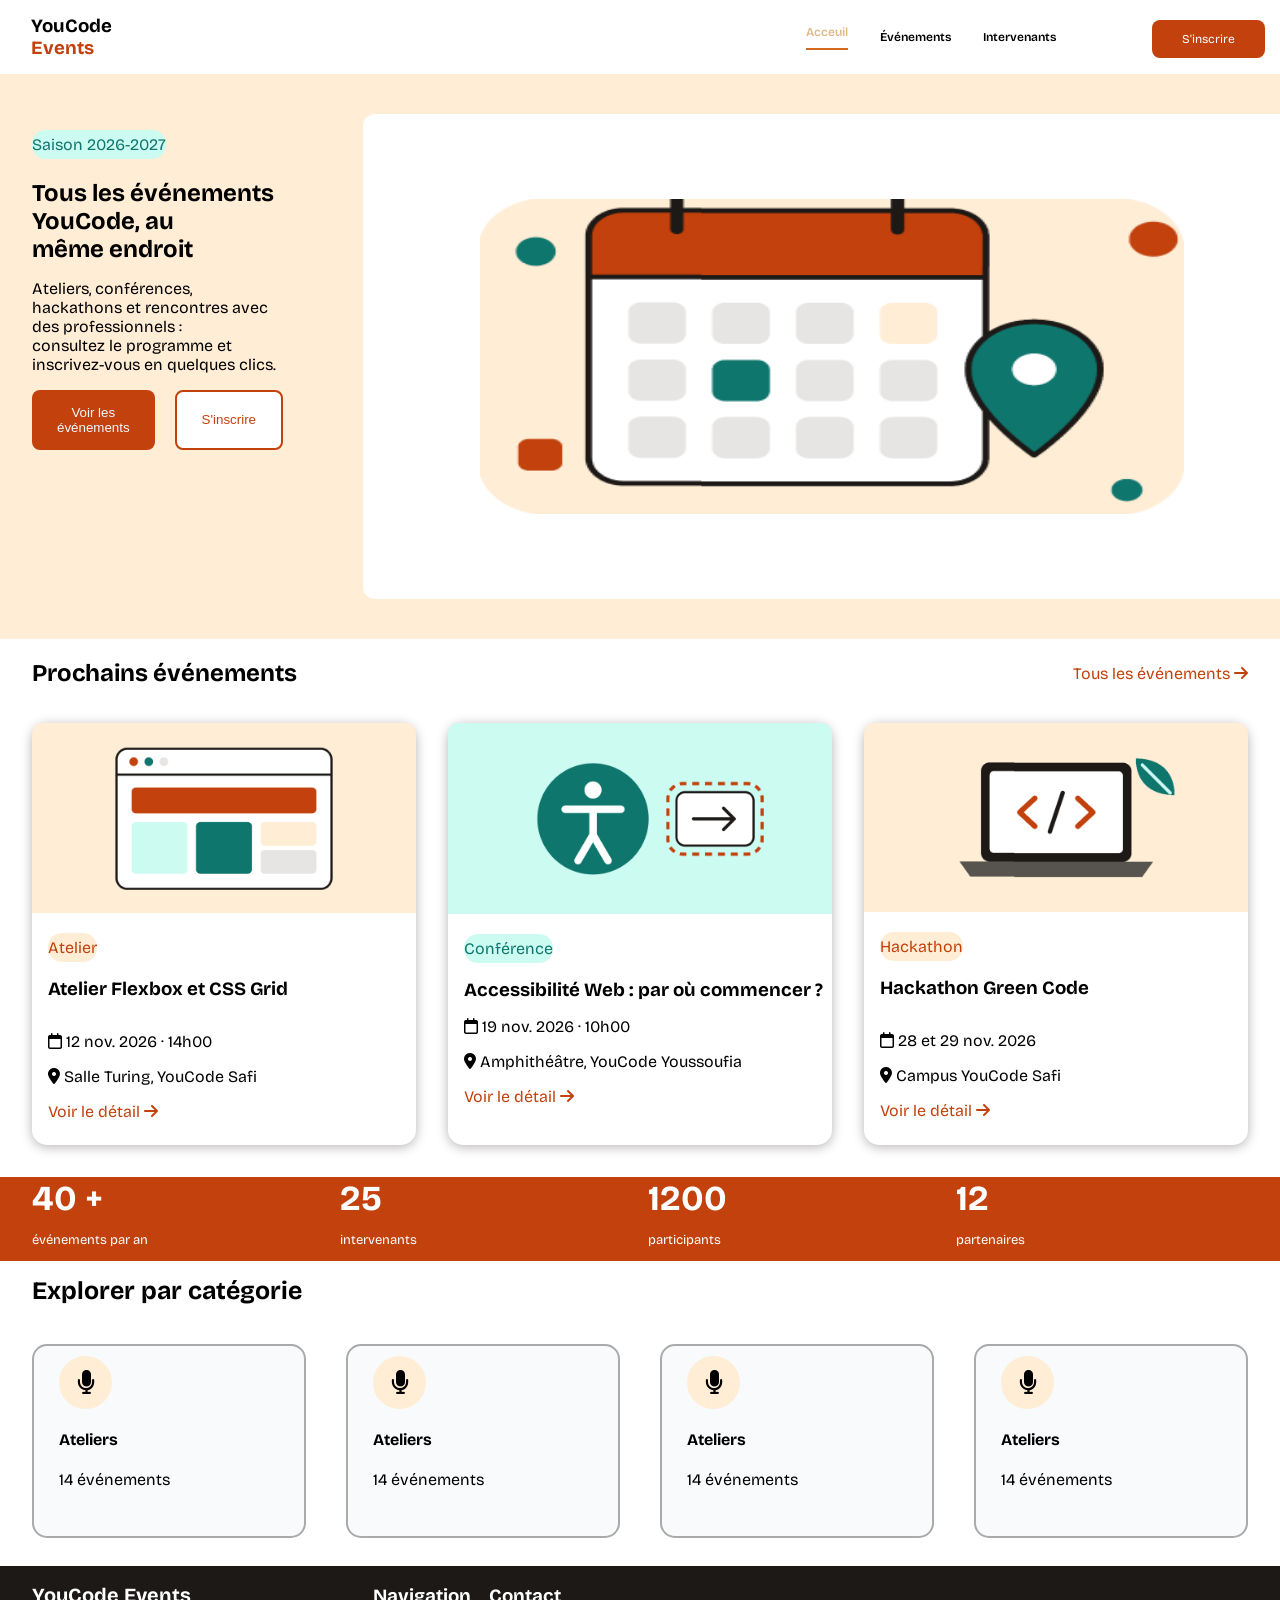
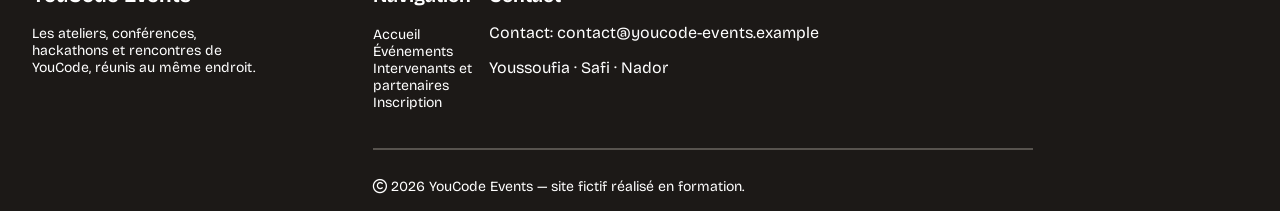
<file: index.html>
<!DOCTYPE html>
<html lang="en">

<head>
    <meta charset="UTF-8">
    <meta name="viewport" content="width=device-width, initial-scale=1.0">
    <link rel="stylesheet" href="https://cdnjs.cloudflare.com/ajax/libs/font-awesome/6.5.2/css/all.min.css">
    <link rel="stylesheet" href="css/style.css">
    <link rel="stylesheet" href="css/responsive.css">
    <title>Document</title>
    <link rel="preconnect" href="https://fonts.googleapis.com">
    <link rel="preconnect" href="https://fonts.gstatic.com" crossorigin>
    <link
        href="https://fonts.googleapis.com/css2?family=Bricolage+Grotesque:opsz,wght@12..96,200..800&family=Inter:ital,opsz,wght@0,14..32,100..900;1,14..32,100..900&display=swap"
        rel="stylesheet">
</head>

<body>


    <header class="header-index">
        <nav>
            <div class="idnex-fonctionaliter">
                <div class="menu_desk">
                    <div>
                        <h3 class="logo">YouCode <span class="logo-droit-haut"> Events</span></h3>
                    </div>

                    <div class="fonctionaliter">

                        <a style="color: burlywood; border-bottom:2px solid chocolate ;padding-bottom: 9px;"
                            href="index.html" class="first">Acceuil</a>
                        <a href="events.html">Événements</a>
                        <a href="Intervenants.html">Intervenants</a>
                        <div class="btn-header">
                            <a href="inscrire.html">S'inscrire</a>
                        </div>
                    </div>
                </div>
                <div class="mobile_menu">

                    <h3 class="logo">YouCode <span class="logo-droit-haut"> Events</span></h3>

                    <details>
                        <summary><i class="fa-solid fa-bars nav_icon"></i></summary>
                        <div class="fonctionaliter_mobile">
                            <h3 class="logo_nav">YouCode <span class="logo-droit-haut"> Events</span></h3>

                            <a style="color: burlywood !important; border-bottom:2px solid chocolate !important;padding-bottom: 9px;"
                                href="index.html" class="first">Acceuil</a>
                            <a href="events.html">Événements</a>
                            <a href="Intervenants.html">Intervenants</a>
                            <div class="btn-header">
                                <a href="inscrire.html">S'inscrire</a>
                            </div>
                        </div>
                    </details>
                </div>
            </div>

        </nav>
    </header>
    <main>
        <section>
            <div class="titre">
                <div class="titre-texet">
                    <p class="badge even">Saison 2026-2027</p>
                    <h1>Tous les événements YouCode, au <br> même endroit</h1>
                    <p>Ateliers, conférences, hackathons et rencontres avec des professionnels : <br> consultez le
                        programme
                        et
                        inscrivez-vous en quelques clics.</p>

                    <div class="tout-botton">
                        <button class="botun-1">Voir les événements</button>
                        <button class="botun-2">S'inscrire</button>
                    </div>

                </div>


                <div class="pic_container">
                    <img class="ajounda" src="assets/ajonda.png">
                </div>
            </div>

        </section>
        <section>


            <div class="prochains-evenment">
                <div>
                    <h2 class="index-h2">Prochains événements</h2>

                </div>
                <div>
                    <a href="events.html" class="link">Tous les événements <i class="fa-solid fa-arrow-right"></i></a>

                </div>
            </div>
            <div class="section-1">
                <div class="card">
                    <div>
                        <img src="assets/atelier.png">
                    </div>
                    <div class="info">
                        <p class="badge">Atelier</p>
                        <h3>Atelier Flexbox et CSS Grid</h3>
                        <p><i class="fa-regular fa-calendar"></i> 12 nov. 2026 · 14h00</p>
                        <p> <i class="fa-solid fa-location-dot"></i> Salle Turing, YouCode Safi</p>
                        <a href="details.html" class="pointer">Voir le détail <i
                                class="fa-solid fa-arrow-right"></i></a>
                    </div>

                </div>
                <div class="card">
                    <div>
                        <img src="assets/accessibiliter.png">
                    </div>
                    <div class="info">
                        <p class="badge even">Conférence</p>
                        <h3>Accessibilité Web : par où commencer ?</h3>
                        <p><i class="fa-regular fa-calendar"></i> 19 nov. 2026 · 10h00</p>
                        <p> <i class="fa-solid fa-location-dot"></i> Amphithéâtre, YouCode Youssoufia</p>
                        <a href="#" class="pointer">Voir le détail <i class="fa-solid fa-arrow-right"></i></a>
                    </div>

                </div>
                <div class="card">
                    <div>
                        <img src="assets/laptop.png">
                    </div>
                    <div class="info">
                        <p class="badge">Hackathon</p>
                        <h3>Hackathon Green Code</h3>
                        <p><i class="fa-regular fa-calendar"></i> 28 et 29 nov. 2026</p>
                        <p> <i class="fa-solid fa-location-dot"></i> Campus YouCode Safi</p>
                        <a href="#" class="pointer">Voir le détail <i class="fa-solid fa-arrow-right"></i></a>
                    </div>

                </div>
            </div>

        </section>
        <section class="oran">
            <div class="statistique">
                <div class="statistique-N">
                    <h3>40 + </h3>
                    <p>événements par an</p>
                </div>
                <div class="statistique-N">
                    <h3>25</h3>
                    <p>intervenants</p>
                </div>
                <div class="statistique-N">
                    <h3>1200</h3>
                    <p>participants</p>
                </div>
                <div class="statistique-N">
                    <h3>12 </h3>
                    <p>partenaires</p>
                </div>
            </div>
        </section>
        <section>
            <div class="texet-category">
                <h3>Explorer par catégorie</h3>
            </div>
            <br>
            <br>
            <div class="tout-category">
                <div class="category">


                    <div class="icone"><i class="fa-solid fa-microphone"></i> </div>
                    <div class="texet-sous-icone">
                        <h4>Ateliers</h4>
                        <P>14 événements</P>
                    </div>

                </div>
                <div class="category">


                    <div class="icone"><i class="fa-solid fa-microphone"></i> </div>
                    <div class="texet-sous-icone">
                        <h4>Ateliers</h4>
                        <P>14 événements</P>
                    </div>

                </div>
                <div class="category">


                    <div class="icone"><i class="fa-solid fa-microphone"></i> </div>
                    <div class="texet-sous-icone">
                        <h4>Ateliers</h4>
                        <P>14 événements</P>
                    </div>

                </div>
                <div class="category">


                    <div class="icone"><i class="fa-solid fa-microphone"></i> </div>
                    <div class="texet-sous-icone">
                        <h4>Ateliers</h4>
                        <P>14 événements</P>
                    </div>

                </div>
            </div>


        </section>
    </main>


    <footer>
        <div class="container">
            <div class="text">
                <h2>YouCode Events</h2>
                <p>Les ateliers, conférences,<br> hackathons et rencontres de<br> YouCode, réunis au même endroit.</p>
            </div>
            <div class="box2">
                <div class="navig">
                    <br>
                    <h3>Navigation</h3>
                    <br>
                    <nav class="nav_footer">
                        <a href="index.html">Accueil</a>
                        <a href="events.html">Événements</a>
                        <a href="Intervenants.html">Intervenants et partenaires</a>
                        <a href="inscrire.html">Inscription</a>
                    </nav>
                </div>
                <div class="contact">
                    <br>
                    <h3>Contact</h3>
                    <p>Contact: <a href="mailto:contact@youcode.com">contact@youcode-events.example</a></p>
                    <p>Youssoufia · Safi · Nador</p>
                </div>

                <p class="line"></p>
                <br>
                <p class="copy"><i class="fa-regular fa-copyright"></i> 2026 YouCode Events — site fictif réalisé en
                    formation.</p>
            </div>
    </footer>
</body>

</html>
</file>
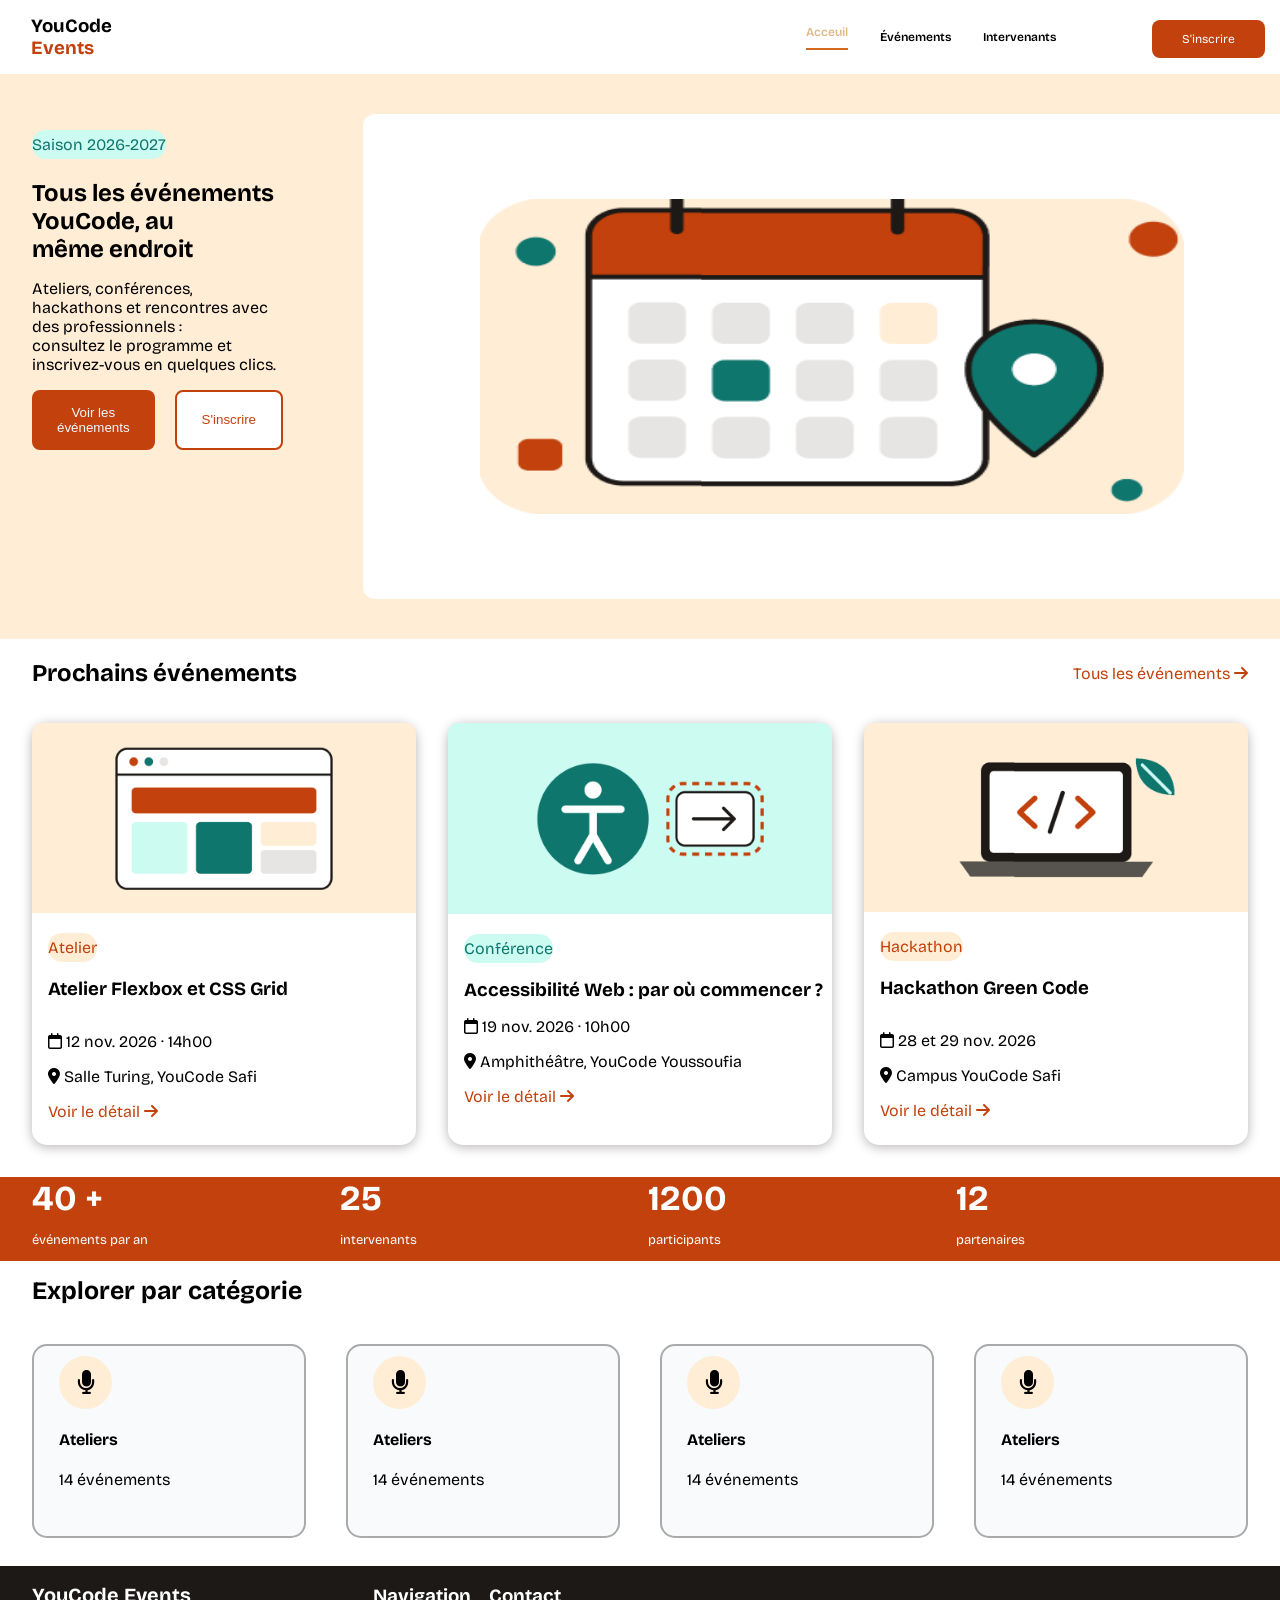
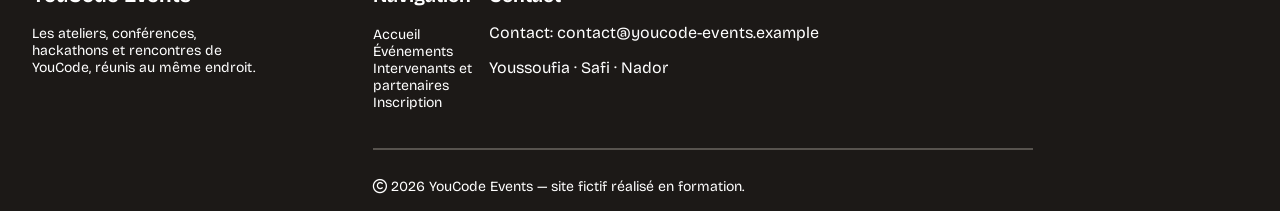
<file: html/index.html>
<!DOCTYPE html>
<html lang="en">

<head>
    <meta charset="UTF-8">
    <meta name="viewport" content="width=device-width, initial-scale=1.0">
    <link rel="stylesheet" href="https://cdnjs.cloudflare.com/ajax/libs/font-awesome/6.5.2/css/all.min.css">
    <link rel="stylesheet" href="/css/style.css">
    <link rel="stylesheet" href="/css/responsive.css">
    <title>Document</title>
    <link rel="preconnect" href="https://fonts.googleapis.com">
    <link rel="preconnect" href="https://fonts.gstatic.com" crossorigin>
    <link
        href="https://fonts.googleapis.com/css2?family=Bricolage+Grotesque:opsz,wght@12..96,200..800&family=Inter:ital,opsz,wght@0,14..32,100..900;1,14..32,100..900&display=swap"
        rel="stylesheet">
</head>

<body>


    <header class="header-index">
        <nav>
            <div class="idnex-fonctionaliter">
                <div class="menu_desk">
                    <div>
                        <h3 class="logo">YouCode <span class="logo-droit-haut"> Events</span></h3>
                    </div>

                    <div class="fonctionaliter">

                        <a style="color: burlywood; border-bottom:2px solid chocolate ;padding-bottom: 9px;"
                            href="index.html" class="first">Acceuil</a>
                        <a href="events.html">Événements</a>
                        <a href="Intervenants.html">Intervenants</a>
                        <div class="btn-header">
                            <a href="inscrire.html">S'inscrire</a>
                        </div>
                    </div>
                </div>
                <div class="mobile_menu">

                    <h3 class="logo">YouCode <span class="logo-droit-haut"> Events</span></h3>

                    <details>
                        <summary><i class="fa-solid fa-bars nav_icon"></i></summary>
                        <div class="fonctionaliter_mobile">
                            <h3 class="logo_nav">YouCode <span class="logo-droit-haut"> Events</span></h3>

                            <a style="color: burlywood !important; border-bottom:2px solid chocolate !important;padding-bottom: 9px;"
                                href="index.html" class="first">Acceuil</a>
                            <a href="events.html">Événements</a>
                            <a href="Intervenants.html">Intervenants</a>
                            <div class="btn-header">
                                <a href="inscrire.html">S'inscrire</a>
                            </div>
                        </div>
                    </details>
                </div>
            </div>

        </nav>
    </header>
    <main>
        <section>
            <div class="titre">
                <div class="titre-texet">
                    <p class="badge even">Saison 2026-2027</p>
                    <h1>Tous les événements YouCode, au <br> même endroit</h1>
                    <p>Ateliers, conférences, hackathons et rencontres avec des professionnels : <br> consultez le
                        programme
                        et
                        inscrivez-vous en quelques clics.</p>

                    <div class="tout-botton">
                        <button class="botun-1">Voir les événements</button>
                        <button class="botun-2">S'inscrire</button>
                    </div>

                </div>


                <div class="pic_container">
                    <img class="ajounda" src="/assets/ajonda.png">
                </div>
            </div>

        </section>
        <section>


            <div class="prochains-evenment">
                <div>
                    <h2 class="index-h2">Prochains événements</h2>

                </div>
                <div>
                    <a href="events.html" class="link">Tous les événements <i class="fa-solid fa-arrow-right"></i></a>

                </div>
            </div>
            <div class="section-1">
                <div class="card">
                    <div>
                        <img src="/assets/atelier.png">
                    </div>
                    <div class="info">
                        <p class="badge">Atelier</p>
                        <h3>Atelier Flexbox et CSS Grid</h3>
                        <p><i class="fa-regular fa-calendar"></i> 12 nov. 2026 · 14h00</p>
                        <p> <i class="fa-solid fa-location-dot"></i> Salle Turing, YouCode Safi</p>
                        <a href="details.html" class="pointer">Voir le détail <i
                                class="fa-solid fa-arrow-right"></i></a>
                    </div>

                </div>
                <div class="card">
                    <div>
                        <img src="/assets/accessibiliter.png">
                    </div>
                    <div class="info">
                        <p class="badge even">Conférence</p>
                        <h3>Accessibilité Web : par où commencer ?</h3>
                        <p><i class="fa-regular fa-calendar"></i> 19 nov. 2026 · 10h00</p>
                        <p> <i class="fa-solid fa-location-dot"></i> Amphithéâtre, YouCode Youssoufia</p>
                        <a href="#" class="pointer">Voir le détail <i class="fa-solid fa-arrow-right"></i></a>
                    </div>

                </div>
                <div class="card">
                    <div>
                        <img src="/assets/laptop.png">
                    </div>
                    <div class="info">
                        <p class="badge">Hackathon</p>
                        <h3>Hackathon Green Code</h3>
                        <p><i class="fa-regular fa-calendar"></i> 28 et 29 nov. 2026</p>
                        <p> <i class="fa-solid fa-location-dot"></i> Campus YouCode Safi</p>
                        <a href="#" class="pointer">Voir le détail <i class="fa-solid fa-arrow-right"></i></a>
                    </div>

                </div>
            </div>

        </section>
        <section class="oran">
            <div class="statistique">
                <div class="statistique-N">
                    <h3>40 + </h3>
                    <p>événements par an</p>
                </div>
                <div class="statistique-N">
                    <h3>25</h3>
                    <p>intervenants</p>
                </div>
                <div class="statistique-N">
                    <h3>1200</h3>
                    <p>participants</p>
                </div>
                <div class="statistique-N">
                    <h3>12 </h3>
                    <p>partenaires</p>
                </div>
            </div>
        </section>
        <section>
            <div class="texet-category">
                <h3>Explorer par catégorie</h3>
            </div>
            <br>
            <br>
            <div class="tout-category">
                <div class="category">


                    <div class="icone"><i class="fa-solid fa-microphone"></i> </div>
                    <div class="texet-sous-icone">
                        <h4>Ateliers</h4>
                        <P>14 événements</P>
                    </div>

                </div>
                <div class="category">


                    <div class="icone"><i class="fa-solid fa-microphone"></i> </div>
                    <div class="texet-sous-icone">
                        <h4>Ateliers</h4>
                        <P>14 événements</P>
                    </div>

                </div>
                <div class="category">


                    <div class="icone"><i class="fa-solid fa-microphone"></i> </div>
                    <div class="texet-sous-icone">
                        <h4>Ateliers</h4>
                        <P>14 événements</P>
                    </div>

                </div>
                <div class="category">


                    <div class="icone"><i class="fa-solid fa-microphone"></i> </div>
                    <div class="texet-sous-icone">
                        <h4>Ateliers</h4>
                        <P>14 événements</P>
                    </div>

                </div>
            </div>


        </section>
    </main>


    <footer>
        <div class="container">
            <div class="text">
                <h2>YouCode Events</h2>
                <p>Les ateliers, conférences,<br> hackathons et rencontres de<br> YouCode, réunis au même endroit.</p>
            </div>
            <div class="box2">
                <div class="navig">
                    <br>
                    <h3>Navigation</h3>
                    <br>
                    <nav class="nav_footer">
                        <a href="index.html">Accueil</a>
                        <a href="events.html">Événements</a>
                        <a href="Intervenants.html">Intervenants et partenaires</a>
                        <a href="inscrire.html">Inscription</a>
                    </nav>
                </div>
                <div class="contact">
                    <br>
                    <h3>Contact</h3>
                    <p>Contact: <a href="mailto:contact@youcode.com">contact@youcode-events.example</a></p>
                    <p>Youssoufia · Safi · Nador</p>
                </div>

                <p class="line"></p>
                <br>
                <p class="copy"><i class="fa-regular fa-copyright"></i> 2026 YouCode Events — site fictif réalisé en
                    formation.</p>
            </div>
    </footer>
</body>

</html>
</file>
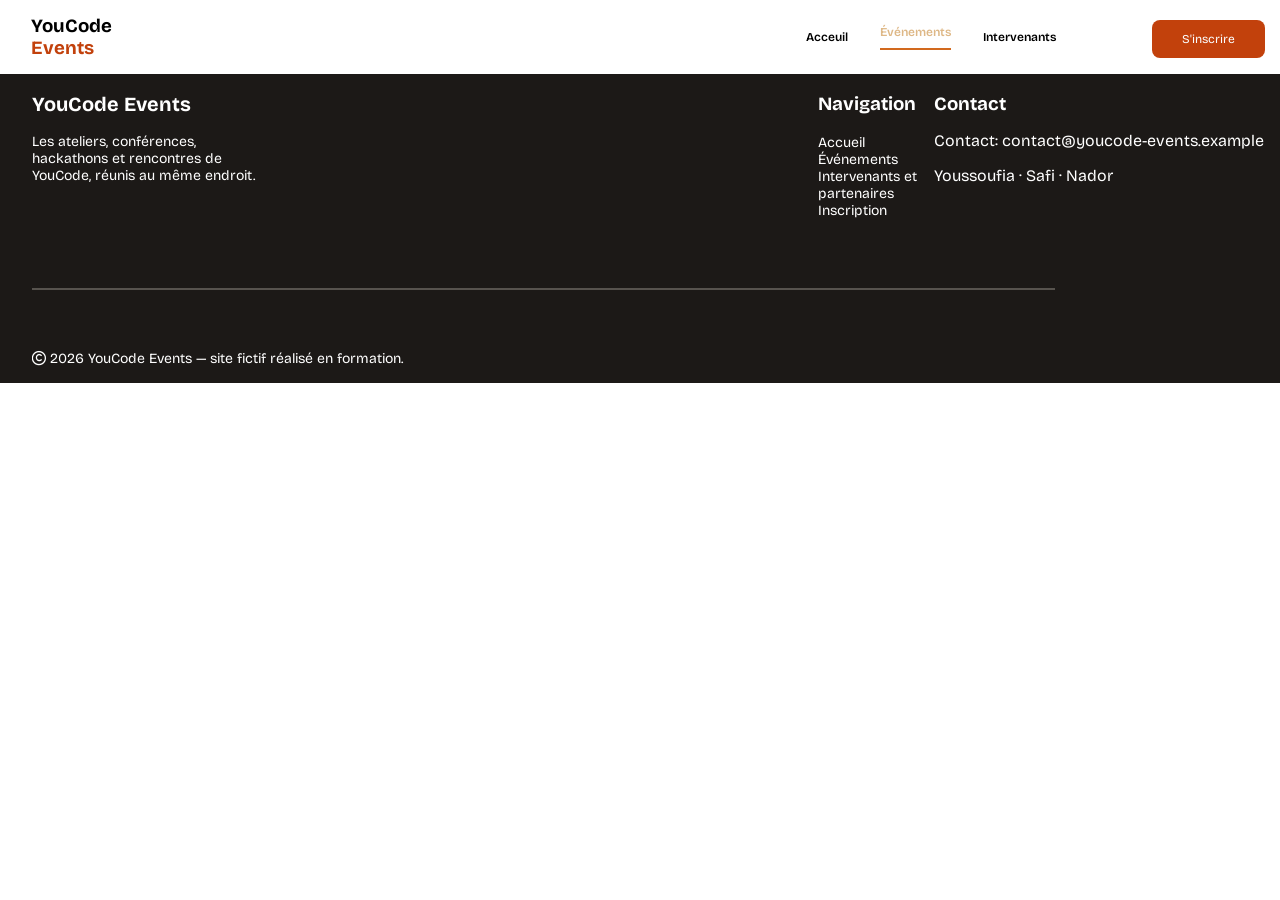
<file: details.html>
<!DOCTYPE html>
<html lang="en">

<head>
    <meta charset="UTF-8">
    <meta name="viewport" content="width=device-width, initial-scale=1.0">
    <link rel="stylesheet" href="https://cdnjs.cloudflare.com/ajax/libs/font-awesome/6.5.2/css/all.min.css">
    <link rel="stylesheet" href="css/style.css">
    <link rel="stylesheet" href="css/responsive.css">
    <title>Document</title>
    <link rel="preconnect" href="https://fonts.googleapis.com">
    <link rel="preconnect" href="https://fonts.gstatic.com" crossorigin>
    <link
        href="https://fonts.googleapis.com/css2?family=Bricolage+Grotesque:opsz,wght@12..96,200..800&family=Inter:ital,opsz,wght@0,14..32,100..900;1,14..32,100..900&display=swap"
        rel="stylesheet">
</head>

<body>

    <header class="header-index">
        <nav>
            <div class="idnex-fonctionaliter">
                <div class="menu_desk">
                    <div>
                        <h3 class="logo">YouCode <span class="logo-droit-haut"> Events</span></h3>
                    </div>

                    <div class="fonctionaliter">

                        <a href="index.html" class="first">Acceuil</a>
                        <a style="color: burlywood; border-bottom:2px solid chocolate ;padding-bottom: 9px;"
                            href="events.html">Événements</a>
                        <a href="Intervenants.html">Intervenants</a>
                        <div class="btn-header">
                            <a href="inscrire.html">S'inscrire</a>
                        </div>
                    </div>
                </div>
                <div class="mobile_menu">

                    <h3 class="logo">YouCode <span class="logo-droit-haut"> Events</span></h3>

                    <details>
                        <summary><i class="fa-solid fa-bars nav_icon"></i></summary>
                        <div class="fonctionaliter_mobile">
                            <h3 class="logo_nav">YouCode <span class="logo-droit-haut"> Events</span></h3>

                            <a class="first">Acceuil</a>
                            <a style="color: burlywood  !important; border-bottom :2px solid chocolate  !important;padding-bottom: 9px;"
                                href="index.html" href="events.html">Événements</a>
                            <a href="Intervenants.html">Intervenants</a>
                            <div class="btn-header">
                                <a href="inscrire.html">S'inscrire</a>
                            </div>
                        </div>
                    </details>
                </div>
            </div>

        </nav>
    </header>


    <footer>
        <div class="container">
            <div class="text">
                <h2>YouCode Events</h2>
                <p>Les ateliers, conférences,<br> hackathons et rencontres de<br> YouCode, réunis au même endroit.</p>

            </div>
            <div class="box2">
                <div class="navig">
                    <br>
                    <h3>Navigation</h3>
                    <br>
                    <nav class="nav_footer">
                        <a href="index.html">Accueil</a>
                        <a href="events.html">Événements</a>
                        <a href="Intervenants.html">Intervenants et partenaires</a>
                        <a href="inscrire.html">Inscription</a>
                    </nav>
                </div>
                <div class="contact">
                    <br>
                    <h3>Contact</h3>
                    <p>Contact: <a href="mailto:contact@youcode.com">contact@youcode-events.example</a></p>
                    <p>Youssoufia · Safi · Nador</p>
                </div>
            </div>

            <p class="line"></p>
            <br>
            <p class="copy"><i class="fa-regular fa-copyright"></i> 2026 YouCode Events — site fictif réalisé en
                formation.</p>
        </div>
    </footer>
</body>
</html>
</file>
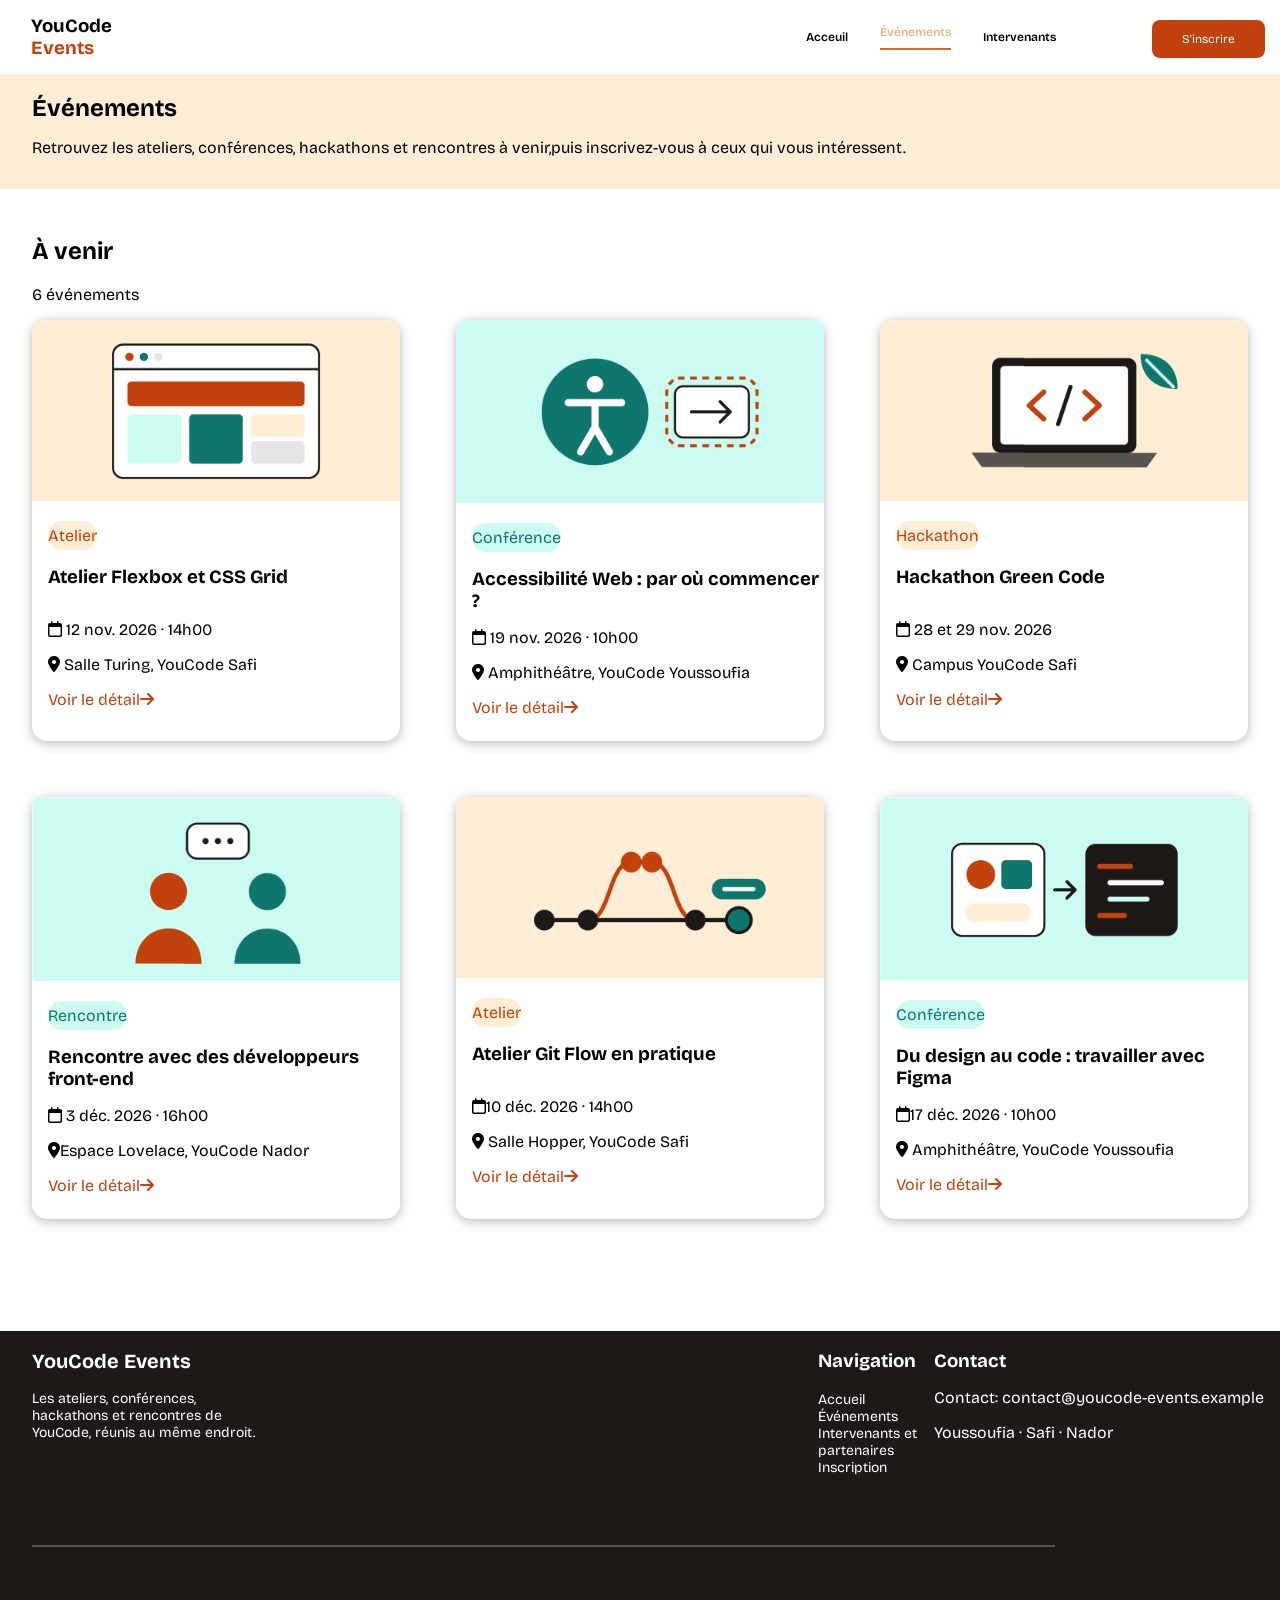
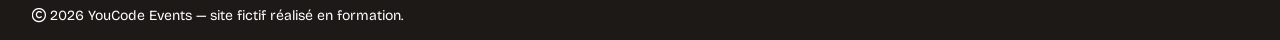
<file: events.html>
<!DOCTYPE html>
<html lang="en">

<head>
    <meta charset="UTF-8">
    <meta name="viewport" content="width=device-width, initial-scale=1.0">
    <link rel="stylesheet" href="https://cdnjs.cloudflare.com/ajax/libs/font-awesome/6.5.2/css/all.min.css">
    <link rel="stylesheet" href="css/style.css">
    <link rel="stylesheet" href="css/responsive.css">
    <title>Document</title>
    <link rel="preconnect" href="https://fonts.googleapis.com">
    <link rel="preconnect" href="https://fonts.gstatic.com" crossorigin>
    <link
        href="https://fonts.googleapis.com/css2?family=Bricolage+Grotesque:opsz,wght@12..96,200..800&family=Inter:ital,opsz,wght@0,14..32,100..900;1,14..32,100..900&display=swap"
        rel="stylesheet">
</head>

<body>

    <header class="header-index">
        <nav>
            <div class="idnex-fonctionaliter">
                <div class="menu_desk">
                    <div>
                        <h3 class="logo">YouCode <span class="logo-droit-haut"> Events</span></h3>
                    </div>

                    <div class="fonctionaliter">

                        <a href="index.html" class="first">Acceuil</a>
                        <a style="color: burlywood; border-bottom:2px solid chocolate ;padding-bottom: 9px;"
                            href="events.html">Événements</a>
                        <a href="Intervenants.html">Intervenants</a>
                        <div class="btn-header">
                            <a href="inscrire.html">S'inscrire</a>
                        </div>
                    </div>
                </div>
                <div class="mobile_menu">

                    <h3 class="logo">YouCode <span class="logo-droit-haut"> Events</span></h3>

                    <details>
                        <summary><i class="fa-solid fa-bars nav_icon"></i></summary>
                        <div class="fonctionaliter_mobile">
                            <h3 class="logo_nav">YouCode <span class="logo-droit-haut"> Events</span></h3>

                            <a href="index.html" class="first">Acceuil</a>
                            <a style="color: burlywood  !important; border-bottom :2px solid chocolate  !important;padding-bottom: 9px;"
                                href="events.html">Événements</a>
                            <a href="Intervenants.html">Intervenants</a>
                            <div class="btn-header">
                                <a href="inscrire.html">S'inscrire</a>
                            </div>
                        </div>
                    </details>
                </div>
            </div>

        </nav>
    </header>
    <main>
        <section class="headline">
            <h1>Événements</h1>
            <p>Retrouvez les ateliers, conférences, hackathons et rencontres à venir,puis inscrivez-vous à ceux qui vous
                intéressent.</p>
        </section>

        <section>
            <div class="title">
                <h2>À venir</h2>
                <p>6 événements </p>
            </div>
            <div class="contain">
                <div class="card">
                    <div>
                        <img src="assets/atelier.png">
                    </div>
                    <div class="info">
                        <p class="badge">Atelier</p>
                        <h3>Atelier Flexbox et CSS Grid</h3>
                        <p><i class="fa-regular fa-calendar"></i> 12 nov. 2026 · 14h00</p>
                        <p> <i class="fa-solid fa-location-dot"></i> Salle Turing, YouCode Safi</p>
                        <a href="details.html" class="pointer">Voir le détail<i class="fa-solid fa-arrow-right"></i></a>
                    </div>

                </div>
                <div class="card">
                    <div>
                        <img src="assets/accessibiliter.png">
                    </div>
                    <div class="info">
                        <p class="badge even">Conférence</p>
                        <h3>Accessibilité Web : par où commencer ?</h3>
                        <p><i class="fa-regular fa-calendar"></i> 19 nov. 2026 · 10h00</p>
                        <p> <i class="fa-solid fa-location-dot"></i> Amphithéâtre, YouCode Youssoufia</p>
                        <a href="#" class="pointer">Voir le détail<i class="fa-solid fa-arrow-right"></i></a>
                    </div>

                </div>
                <div class="card">
                    <div>
                        <img src="assets/laptop.png">
                    </div>
                    <div class="info">
                        <p class="badge">Hackathon</p>
                        <h3>Hackathon Green Code</h3>
                        <p><i class="fa-regular fa-calendar"></i> 28 et 29 nov. 2026</p>
                        <p> <i class="fa-solid fa-location-dot"></i> Campus YouCode Safi</p>
                        <a href="#" class="pointer">Voir le détail<i class="fa-solid fa-arrow-right"></i></a>
                    </div>

                </div>
                <div class="card">
                    <div>
                        <img src="assets/bnadm.png">
                    </div>
                    <div class="info">
                        <p class="badge even">Rencontre</p>
                        <h3>Rencontre avec des développeurs front-end</h3>
                        <p><i class="fa-regular fa-calendar"></i> 3 déc. 2026 · 16h00</p>
                        <p> <i class="fa-solid fa-location-dot"></i>Espace Lovelace, YouCode Nador</p>
                        <a href="#" class="pointer">Voir le détail<i class="fa-solid fa-arrow-right"></i></a>
                    </div>

                </div>
                <div class="card">
                    <div>
                        <img src="assets/branche.png">
                    </div>
                    <div class="info">
                        <p class="badge">Atelier</p>
                        <h3>Atelier Git Flow en pratique</h3>
                        <p><i class="fa-regular fa-calendar"></i>10 déc. 2026 · 14h00</p>
                        <p> <i class="fa-solid fa-location-dot"></i> Salle Hopper, YouCode Safi</p>
                        <a href="#" class="pointer">Voir le détail<i class="fa-solid fa-arrow-right"></i></a>
                    </div>

                </div>
                <div class="card">
                    <div>
                        <img src="assets/transforme.png">
                    </div>
                    <div class="info">
                        <p class="badge even">Conférence</p>
                        <h3>Du design au code : travailler avec Figma</h3>
                        <p><i class="fa-regular fa-calendar"></i>17 déc. 2026 · 10h00</p>
                        <p> <i class="fa-solid fa-location-dot"></i> Amphithéâtre, YouCode Youssoufia</p>
                        <a href="#" class="pointer">Voir le détail<i class="fa-solid fa-arrow-right"></i></a>
                    </div>

                </div>
            </div>

        </section>
    </main>

    <footer>
        <div class="container">
            <div class="text">
                <h2>YouCode Events</h2>
                <p>Les ateliers, conférences,<br> hackathons et rencontres de<br> YouCode, réunis au même endroit.</p>

            </div>
            <div class="box2">
                <div class="navig">
                    <br>
                    <h3>Navigation</h3>
                    <br>
                    <nav class="nav_footer">
                        <a href="index.html">Accueil</a>
                        <a href="events.html">Événements</a>
                        <a href="Intervenants.html">Intervenants et partenaires</a>
                        <a href="inscrire.html">Inscription</a>
                    </nav>
                </div>
                <div class="contact">
                    <br>
                    <h3>Contact</h3>
                    <p>Contact: <a href="mailto:contact@youcode.com">contact@youcode-events.example</a></p>
                    <p>Youssoufia · Safi · Nador</p>
                </div>
            </div>

            <p class="line"></p>
            <br>
            <p class="copy"><i class="fa-regular fa-copyright"></i> 2026 YouCode Events — site fictif réalisé en
                formation.</p>
        </div>
    </footer>
</body>

</html>
</file>
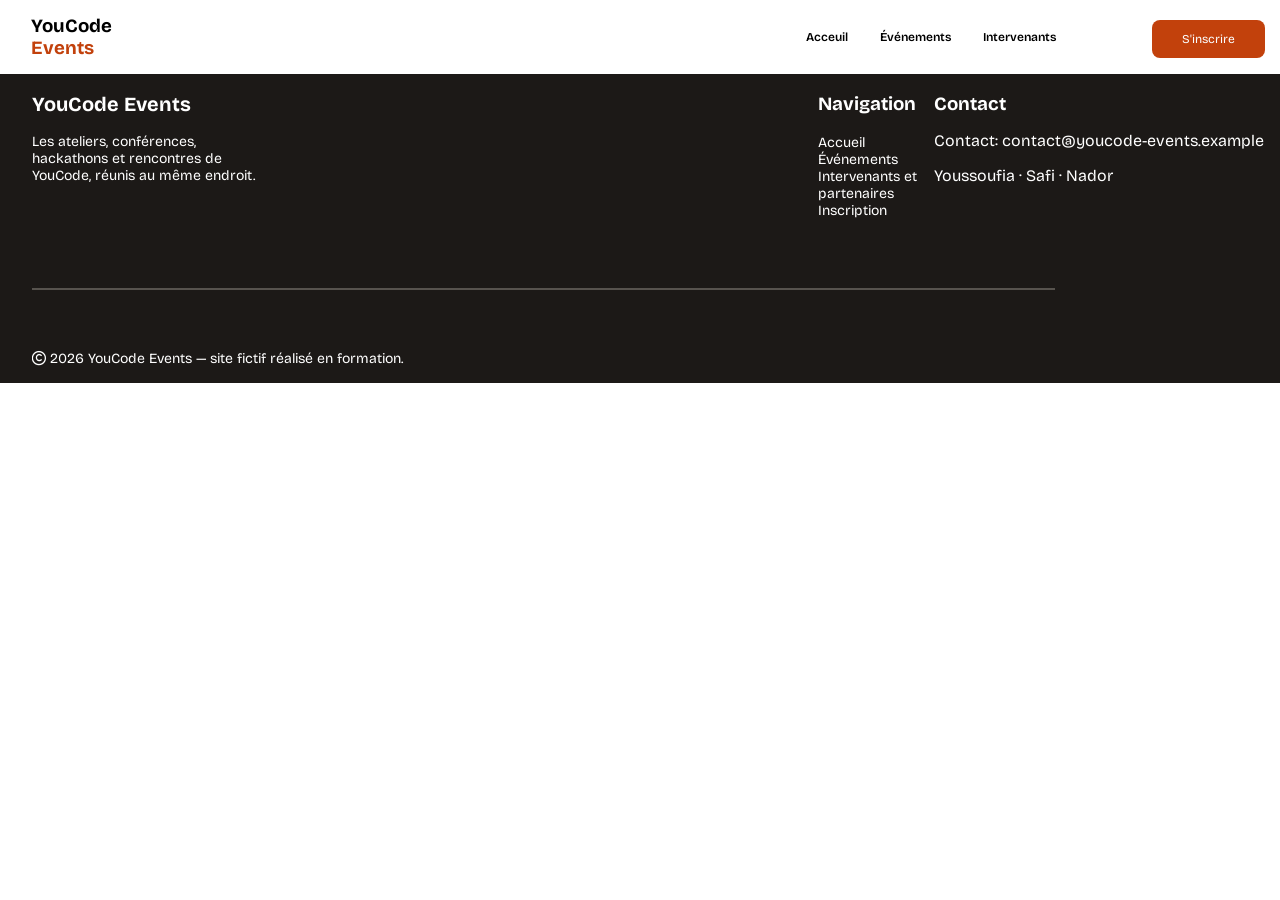
<file: inscrire.html>
<!DOCTYPE html>
<html lang="en">

<head>
    <meta charset="UTF-8">
    <meta name="viewport" content="width=device-width, initial-scale=1.0">
    <link rel="stylesheet" href="https://cdnjs.cloudflare.com/ajax/libs/font-awesome/6.5.2/css/all.min.css">
    <link rel="stylesheet" href="css/style.css">
    <link rel="stylesheet" href="css/responsive.css">
    <title>Document</title>
    <link rel="preconnect" href="https://fonts.googleapis.com">
    <link rel="preconnect" href="https://fonts.gstatic.com" crossorigin>
    <link
        href="https://fonts.googleapis.com/css2?family=Bricolage+Grotesque:opsz,wght@12..96,200..800&family=Inter:ital,opsz,wght@0,14..32,100..900;1,14..32,100..900&display=swap"
        rel="stylesheet">
</head>

<body>

    <header class="header-index">
        <nav>
            <div class="idnex-fonctionaliter">
                <div class="menu_desk">
                    <div>
                        <h3 class="logo">YouCode <span class="logo-droit-haut"> Events</span></h3>
                    </div>

                    <div class="fonctionaliter">

                        <a href="index.html" class="first">Acceuil</a>
                        <a href="events.html">Événements</a>
                        <a href="Intervenants.html">Intervenants</a>
                        <div class="btn-header">
                            <a href="inscrire.html">S'inscrire</a>
                        </div>
                    </div>
                </div>
                <div class="mobile_menu">

                    <h3 class="logo">YouCode <span class="logo-droit-haut"> Events</span></h3>

                    <details>
                        <summary><i class="fa-solid fa-bars nav_icon"></i></summary>
                        <div class="fonctionaliter_mobile">
                            <h3 class="logo_nav">YouCode <span class="logo-droit-haut"> Events</span></h3>

                            <a class="first">Acceuil</a>
                            <a href="events.html">Événements</a>
                            <a href="Intervenants.html">Intervenants</a>
                            <div class="btn-header">
                                <a href="inscrire.html">S'inscrire</a>
                            </div>
                        </div>
                    </details>
                </div>
            </div>

        </nav>
    </header>
    <footer>
        <div class="container">
            <div class="text">
                <h2>YouCode Events</h2>
                <p>Les ateliers, conférences,<br> hackathons et rencontres de<br> YouCode, réunis au même endroit.</p>
            </div>
            <div class="box2">
                <div class="navig">
                    <br>
                    <h3>Navigation</h3>
                    <br>
                    <nav class="nav_footer">
                        <a href="index.html">Accueil</a>
                        <a href="events.html">Événements</a>
                        <a href="Intervenants.html">Intervenants et partenaires</a>
                        <a href="inscrire.html">Inscription</a>
                    </nav>
                </div>
                <div class="contact">
                    <br>
                    <h3>Contact</h3>
                    <p>Contact: <a href="mailto:contact@youcode.com">contact@youcode-events.example</a></p>
                    <p>Youssoufia · Safi · Nador</p>
                </div>
            </div>

            <p class="line"></p>
            <br>
            <p class="copy"><i class="fa-regular fa-copyright"></i> 2026 YouCode Events — site fictif réalisé en
                formation.</p>
        </div>
    </footer>
</body>

</html>
</file>
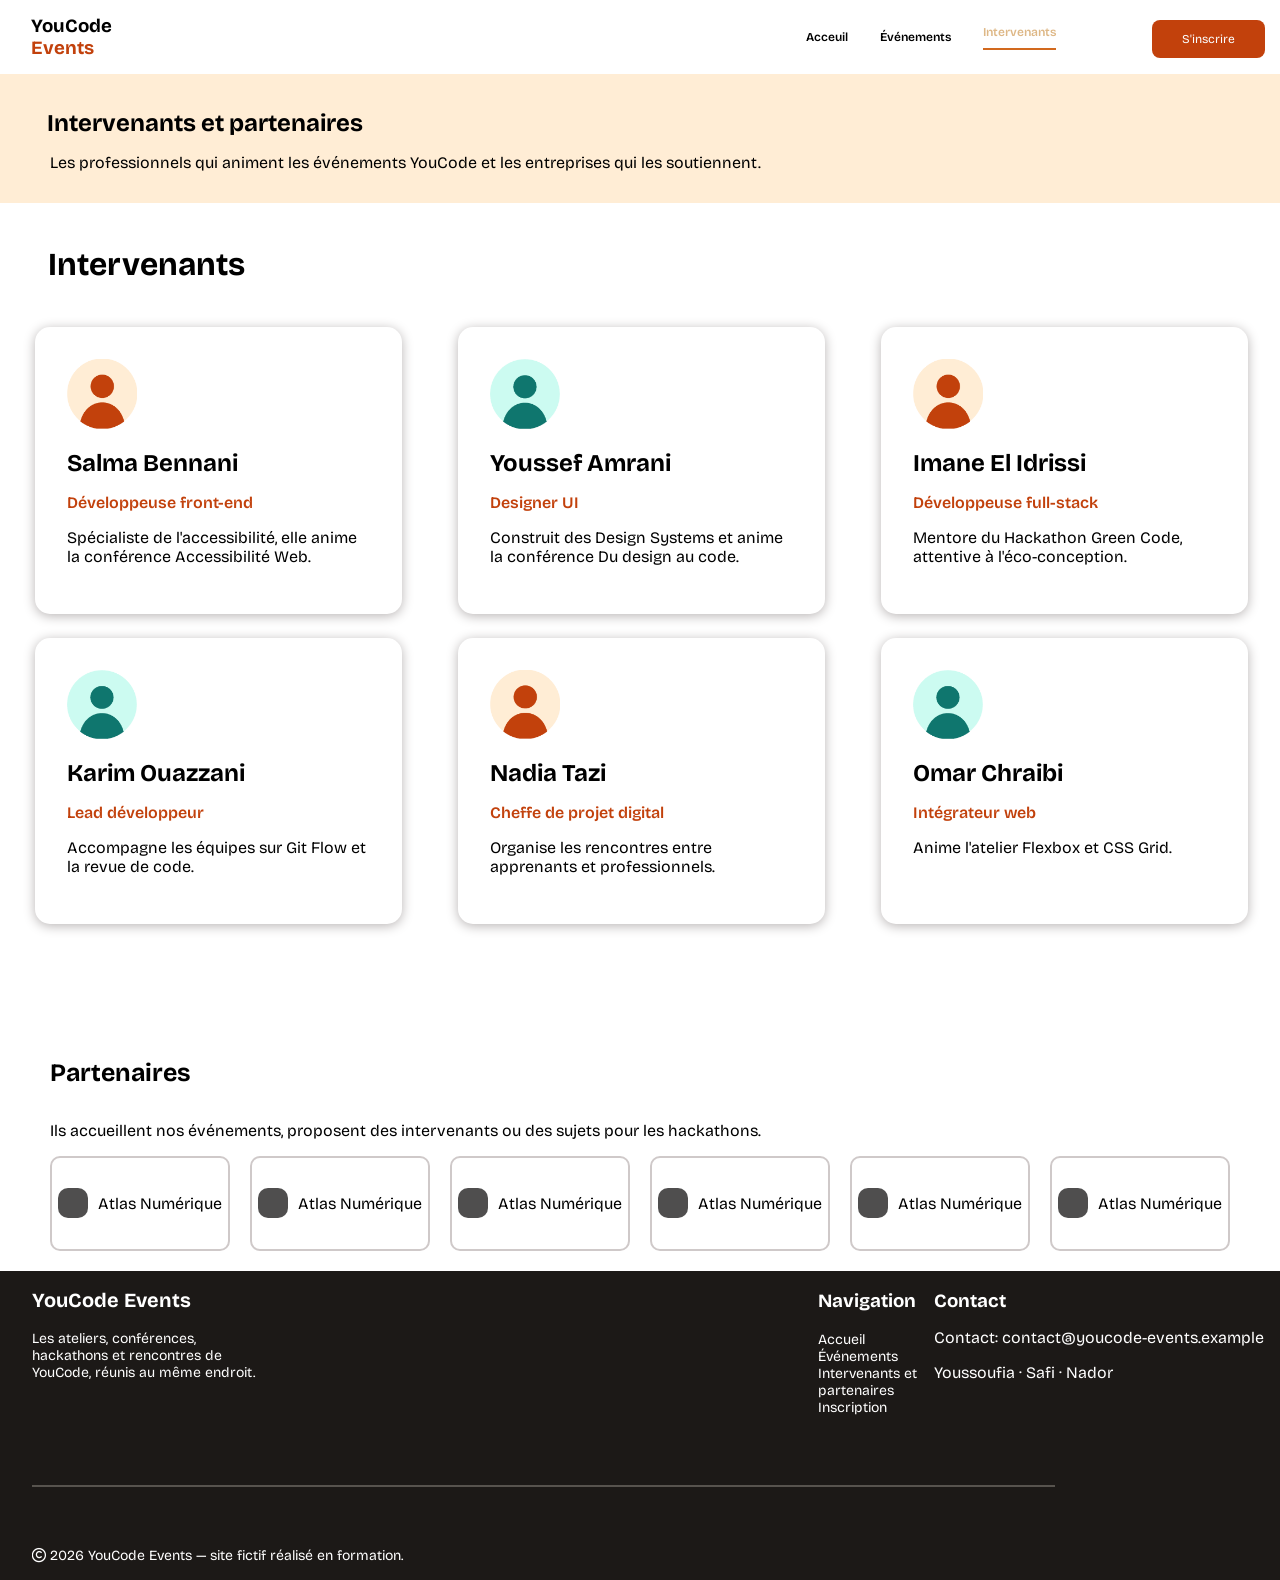
<file: Intervenants.html>
<!DOCTYPE html>
<html lang="en">

<head>
    <meta charset="UTF-8">
    <meta name="viewport" content="width=device-width, initial-scale=1.0">
    <link rel="stylesheet" href="https://cdnjs.cloudflare.com/ajax/libs/font-awesome/6.5.2/css/all.min.css">
    <link rel="stylesheet" href="css/style.css">
    <link rel="stylesheet" href="css/responsive.css">
    <title>Document</title>
    <link rel="preconnect" href="https://fonts.googleapis.com">
    <link rel="preconnect" href="https://fonts.gstatic.com" crossorigin>
    <link
        href="https://fonts.googleapis.com/css2?family=Bricolage+Grotesque:opsz,wght@12..96,200..800&family=Inter:ital,opsz,wght@0,14..32,100..900;1,14..32,100..900&display=swap"
        rel="stylesheet">
</head>

<body>

    <header class="header-index">
        <nav>
            <div class="idnex-fonctionaliter">
                <div class="menu_desk">
                    <div>
                        <h3 class="logo">YouCode <span class="logo-droit-haut"> Events</span></h3>
                    </div>

                    <div class="fonctionaliter">

                        <a href="index.html" class="first">Acceuil</a>
                        <a href="events.html">Événements</a>
                        <a style="color: burlywood; border-bottom:2px solid chocolate ;padding-bottom: 9px;"
                            href="Intervenants.html">Intervenants</a>
                        <div class="btn-header">
                            <a href="inscrire.html">S'inscrire</a>
                        </div>
                    </div>
                </div>
                <div class="mobile_menu">

                    <h3 class="logo">YouCode <span class="logo-droit-haut"> Events</span></h3>

                    <details>
                        <summary><i class="fa-solid fa-bars nav_icon"></i></summary>
                        <div class="fonctionaliter_mobile">
                            <h3 class="logo_nav">YouCode <span class="logo-droit-haut"> Events</span></h3>

                            <a href="index.html" class="first">Acceuil</a>
                            <a style="color: burlywood  !important; border-bottom :2px solid chocolate  !important;padding-bottom: 9px;"
                                href="events.html">Événements</a>
                            <a href="Intervenants.html">Intervenants</a>
                            <div class="btn-header">
                                <a href="inscrire.html">S'inscrire</a>
                            </div>
                        </div>
                    </details>
                </div>
            </div>
        </nav>
    </header>
    <main>
        <section>
            <div>
                <div class="intervenants">
                    <h1>Intervenants et partenaires</h1>
                    <p>Les professionnels qui animent les événements YouCode et les entreprises qui les soutiennent.</p>
                </div>
            </div>
        </section>
        <section>
            <div class="generale-intervenants">
                <h4>Intervenants</h4>
                <div class="touts-articls-intervents">
                    <div class="intervents-interieur">

                        <img src="assets\bnadm.red.png">

                        <div class="text-intervants">
                            <h3>Salma Bennani</h3>
                            <p class="son-metier">Développeuse front-end</p>
                            <p>Spécialiste de l'accessibilité, elle anime la conférence Accessibilité Web.</p>
                        </div>
                    </div>
                    <div class="intervents-interieur">

                        <img src="assets/bnadm.bleu.png">

                        <div class="text-intervants">
                            <h3>Youssef Amrani</h3>
                            <p class="son-metier"> Designer UI</p>
                            <p> Construit des Design Systems et anime la conférence Du design au code.</p>
                        </div>
                    </div>
                    <div class="intervents-interieur">

                        <img src="assets/bnadm.red.png">

                        <div class="text-intervants">
                            <h3>Imane El Idrissi</h3>
                            <p class="son-metier">Développeuse full-stack</p>
                            <p>Mentore du Hackathon Green Code, attentive à l'éco-conception.</p>
                        </div>
                    </div>
                    <div class="intervents-interieur">

                        <img src="assets/bnadm.bleu.png">

                        <div class="text-intervants">
                            <h3>Karim Ouazzani</h3>
                            <p class="son-metier">Lead développeur</p>
                            <p>Accompagne les équipes sur Git Flow et la revue de code.</p>
                        </div>
                    </div>
                    <div class="intervents-interieur">

                        <img src="assets\bnadm.red.png">

                        <div class="text-intervants">
                            <h3>Nadia Tazi</h3>
                            <p class="son-metier">Cheffe de projet digital</p>
                            <p>Organise les rencontres entre apprenants et professionnels.</p>
                        </div>
                    </div>
                    <div class="intervents-interieur">

                        <img src="assets/bnadm.bleu.png">

                        <div class="text-intervants">
                            <h3>Omar Chraibi</h3>
                            <p class="son-metier">Intégrateur web</p>
                            <p>Anime l'atelier Flexbox et CSS Grid.</p>
                        </div>
                    </div>

                </div>
        </section>
        <section>
            <div class="partenaires">
                <div class="Partenaires-location">
                    <h4>Partenaires</h4>
                    <p>Ils accueillent nos événements, proposent des intervenants ou des sujets pour les hackathons.</p>

                </div>
                <div class="location">
                    <div class="location-button">
                        <div class="carre-grid"></div>
                        <p>Atlas Numérique</p>
                    </div>
                    <div class="location-button">
                        <div class="carre-grid"></div>
                        <p>Atlas Numérique</p>
                    </div>
                    <div class="location-button">
                        <div class="carre-grid"></div>
                        <p>Atlas Numérique</p>
                    </div>
                    <div class="location-button">
                        <div class="carre-grid"></div>
                        <p>Atlas Numérique</p>
                    </div>
                    <div class="location-button">
                        <div class="carre-grid"></div>
                        <p>Atlas Numérique</p>
                    </div>
                    <div class="location-button">
                        <div class="carre-grid"></div>
                        <p>Atlas Numérique</p>
                    </div>


                </div>
            </div>

        </section>

    </main>
    <footer>
        <div class="container">
            <div class="text">
                <h2>YouCode Events</h2>
                <p>Les ateliers, conférences,<br> hackathons et rencontres de<br> YouCode, réunis au même endroit.</p>
            </div>
            <div class="box2">
                <div class="navig">
                    <br>
                    <h3>Navigation</h3>
                    <br>
                    <nav class="nav_footer">
                        <a href="index.html">Accueil</a>
                        <a href="events.html">Événements</a>
                        <a href="Intervenants.html">Intervenants et partenaires</a>
                        <a href="inscrire.html">Inscription</a>
                    </nav>
                </div>
                <div class="contact">
                    <br>
                    <h3>Contact</h3>
                    <p>Contact: <a href="mailto:contact@youcode.com">contact@youcode-events.example</a></p>
                    <p>Youssoufia · Safi · Nador</p>
                </div>
            </div>

            <p class="line"></p>
            <br>
            <p class="copy"><i class="fa-regular fa-copyright"></i> 2026 YouCode Events — site fictif réalisé en
                formation.</p>
        </div>
    </footer>
</body>

</html>
</file>
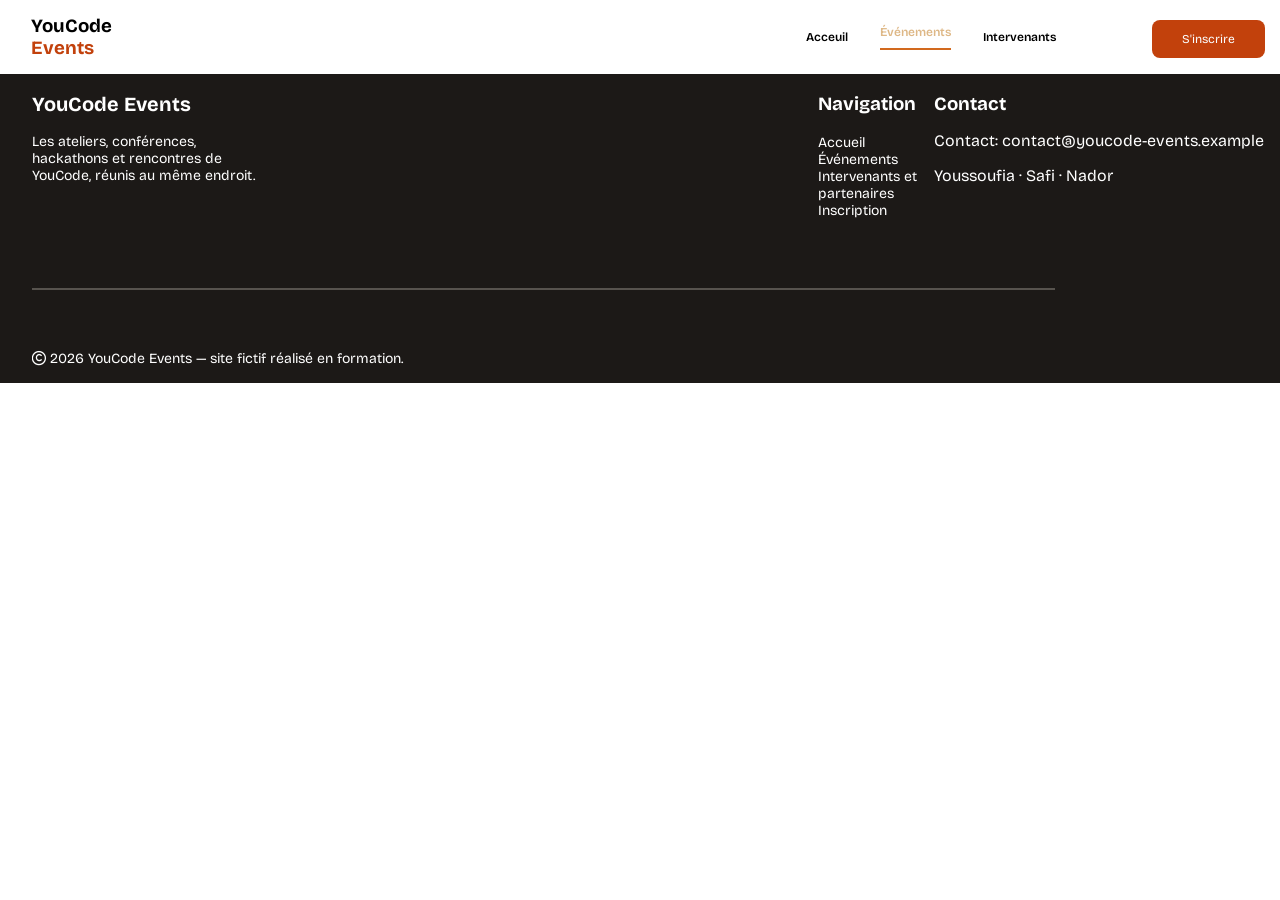
<file: docs/details.html>
<!DOCTYPE html>
<html lang="en">

<head>
    <meta charset="UTF-8">
    <meta name="viewport" content="width=device-width, initial-scale=1.0">
    <link rel="stylesheet" href="https://cdnjs.cloudflare.com/ajax/libs/font-awesome/6.5.2/css/all.min.css">
    <link rel="stylesheet" href="/css/style.css">
    <link rel="stylesheet" href="/css/responsive.css">
    <title>Document</title>
    <link rel="preconnect" href="https://fonts.googleapis.com">
    <link rel="preconnect" href="https://fonts.gstatic.com" crossorigin>
    <link
        href="https://fonts.googleapis.com/css2?family=Bricolage+Grotesque:opsz,wght@12..96,200..800&family=Inter:ital,opsz,wght@0,14..32,100..900;1,14..32,100..900&display=swap"
        rel="stylesheet">
</head>

<body>

    <header class="header-index">
        <nav>
            <div class="idnex-fonctionaliter">
                <div class="menu_desk">
                    <div>
                        <h3 class="logo">YouCode <span class="logo-droit-haut"> Events</span></h3>
                    </div>

                    <div class="fonctionaliter">

                        <a href="index.html" class="first">Acceuil</a>
                        <a style="color: burlywood; border-bottom:2px solid chocolate ;padding-bottom: 9px;"
                            href="events.html">Événements</a>
                        <a href="Intervenants.html">Intervenants</a>
                        <div class="btn-header">
                            <a href="inscrire.html">S'inscrire</a>
                        </div>
                    </div>
                </div>
                <div class="mobile_menu">

                    <h3 class="logo">YouCode <span class="logo-droit-haut"> Events</span></h3>

                    <details>
                        <summary><i class="fa-solid fa-bars nav_icon"></i></summary>
                        <div class="fonctionaliter_mobile">
                            <h3 class="logo_nav">YouCode <span class="logo-droit-haut"> Events</span></h3>

                            <a class="first">Acceuil</a>
                            <a style="color: burlywood  !important; border-bottom :2px solid chocolate  !important;padding-bottom: 9px;"
                                href="index.html" href="events.html">Événements</a>
                            <a href="Intervenants.html">Intervenants</a>
                            <div class="btn-header">
                                <a href="inscrire.html">S'inscrire</a>
                            </div>
                        </div>
                    </details>
                </div>
            </div>

        </nav>
    </header>


    <footer>
        <div class="container">
            <div class="text">
                <h2>YouCode Events</h2>
                <p>Les ateliers, conférences,<br> hackathons et rencontres de<br> YouCode, réunis au même endroit.</p>

            </div>
            <div class="box2">
                <div class="navig">
                    <br>
                    <h3>Navigation</h3>
                    <br>
                    <nav class="nav_footer">
                        <a href="index.html">Accueil</a>
                        <a href="events.html">Événements</a>
                        <a href="Intervenants.html">Intervenants et partenaires</a>
                        <a href="inscrire.html">Inscription</a>
                    </nav>
                </div>
                <div class="contact">
                    <br>
                    <h3>Contact</h3>
                    <p>Contact: <a href="mailto:contact@youcode.com">contact@youcode-events.example</a></p>
                    <p>Youssoufia · Safi · Nador</p>
                </div>
            </div>

            <p class="line"></p>
            <br>
            <p class="copy"><i class="fa-regular fa-copyright"></i> 2026 YouCode Events — site fictif réalisé en
                formation.</p>
        </div>
    </footer>
</body>
</html>
</file>
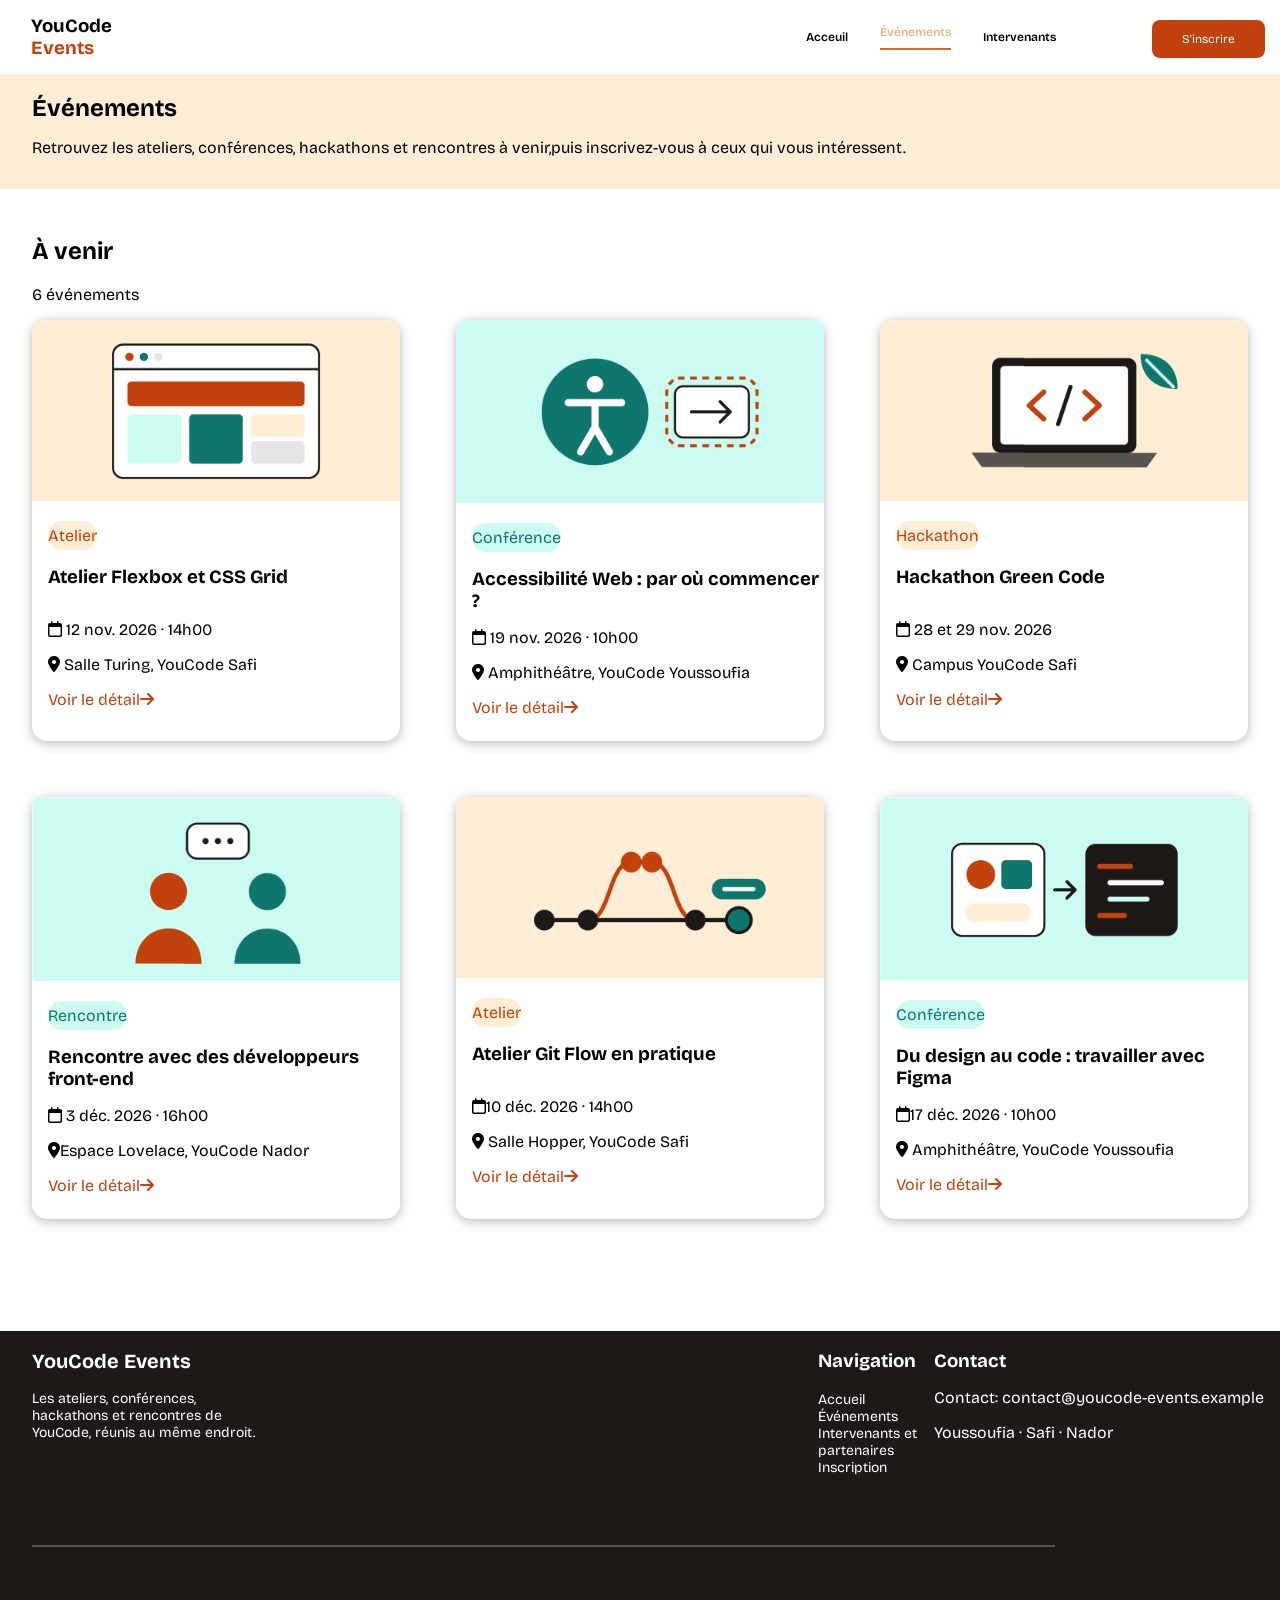
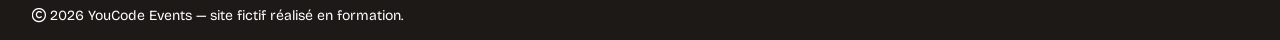
<file: docs/events.html>
<!DOCTYPE html>
<html lang="en">

<head>
    <meta charset="UTF-8">
    <meta name="viewport" content="width=device-width, initial-scale=1.0">
    <link rel="stylesheet" href="https://cdnjs.cloudflare.com/ajax/libs/font-awesome/6.5.2/css/all.min.css">
    <link rel="stylesheet" href="/css/style.css">
    <link rel="stylesheet" href="/css/responsive.css">
    <title>Document</title>
    <link rel="preconnect" href="https://fonts.googleapis.com">
    <link rel="preconnect" href="https://fonts.gstatic.com" crossorigin>
    <link
        href="https://fonts.googleapis.com/css2?family=Bricolage+Grotesque:opsz,wght@12..96,200..800&family=Inter:ital,opsz,wght@0,14..32,100..900;1,14..32,100..900&display=swap"
        rel="stylesheet">
</head>

<body>

    <header class="header-index">
        <nav>
            <div class="idnex-fonctionaliter">
                <div class="menu_desk">
                    <div>
                        <h3 class="logo">YouCode <span class="logo-droit-haut"> Events</span></h3>
                    </div>

                    <div class="fonctionaliter">

                        <a href="index.html" class="first">Acceuil</a>
                        <a style="color: burlywood; border-bottom:2px solid chocolate ;padding-bottom: 9px;"
                            href="events.html">Événements</a>
                        <a href="Intervenants.html">Intervenants</a>
                        <div class="btn-header">
                            <a href="inscrire.html">S'inscrire</a>
                        </div>
                    </div>
                </div>
                <div class="mobile_menu">

                    <h3 class="logo">YouCode <span class="logo-droit-haut"> Events</span></h3>

                    <details>
                        <summary><i class="fa-solid fa-bars nav_icon"></i></summary>
                        <div class="fonctionaliter_mobile">
                            <h3 class="logo_nav">YouCode <span class="logo-droit-haut"> Events</span></h3>

                            <a href="index.html" class="first">Acceuil</a>
                            <a style="color: burlywood  !important; border-bottom :2px solid chocolate  !important;padding-bottom: 9px;"
                                href="events.html">Événements</a>
                            <a href="Intervenants.html">Intervenants</a>
                            <div class="btn-header">
                                <a href="inscrire.html">S'inscrire</a>
                            </div>
                        </div>
                    </details>
                </div>
            </div>

        </nav>
    </header>
    <main>
        <section class="headline">
            <h1>Événements</h1>
            <p>Retrouvez les ateliers, conférences, hackathons et rencontres à venir,puis inscrivez-vous à ceux qui vous
                intéressent.</p>
        </section>

        <section>
            <div class="title">
                <h2>À venir</h2>
                <p>6 événements </p>
            </div>
            <div class="contain">
                <div class="card">
                    <div>
                        <img src="/assets/atelier.png">
                    </div>
                    <div class="info">
                        <p class="badge">Atelier</p>
                        <h3>Atelier Flexbox et CSS Grid</h3>
                        <p><i class="fa-regular fa-calendar"></i> 12 nov. 2026 · 14h00</p>
                        <p> <i class="fa-solid fa-location-dot"></i> Salle Turing, YouCode Safi</p>
                        <a href="details.html" class="pointer">Voir le détail<i class="fa-solid fa-arrow-right"></i></a>
                    </div>

                </div>
                <div class="card">
                    <div>
                        <img src="/assets/accessibiliter.png">
                    </div>
                    <div class="info">
                        <p class="badge even">Conférence</p>
                        <h3>Accessibilité Web : par où commencer ?</h3>
                        <p><i class="fa-regular fa-calendar"></i> 19 nov. 2026 · 10h00</p>
                        <p> <i class="fa-solid fa-location-dot"></i> Amphithéâtre, YouCode Youssoufia</p>
                        <a href="#" class="pointer">Voir le détail<i class="fa-solid fa-arrow-right"></i></a>
                    </div>

                </div>
                <div class="card">
                    <div>
                        <img src="/assets/laptop.png">
                    </div>
                    <div class="info">
                        <p class="badge">Hackathon</p>
                        <h3>Hackathon Green Code</h3>
                        <p><i class="fa-regular fa-calendar"></i> 28 et 29 nov. 2026</p>
                        <p> <i class="fa-solid fa-location-dot"></i> Campus YouCode Safi</p>
                        <a href="#" class="pointer">Voir le détail<i class="fa-solid fa-arrow-right"></i></a>
                    </div>

                </div>
                <div class="card">
                    <div>
                        <img src="/assets/bnadm.png">
                    </div>
                    <div class="info">
                        <p class="badge even">Rencontre</p>
                        <h3>Rencontre avec des développeurs front-end</h3>
                        <p><i class="fa-regular fa-calendar"></i> 3 déc. 2026 · 16h00</p>
                        <p> <i class="fa-solid fa-location-dot"></i>Espace Lovelace, YouCode Nador</p>
                        <a href="#" class="pointer">Voir le détail<i class="fa-solid fa-arrow-right"></i></a>
                    </div>

                </div>
                <div class="card">
                    <div>
                        <img src="/assets/branche.png">
                    </div>
                    <div class="info">
                        <p class="badge">Atelier</p>
                        <h3>Atelier Git Flow en pratique</h3>
                        <p><i class="fa-regular fa-calendar"></i>10 déc. 2026 · 14h00</p>
                        <p> <i class="fa-solid fa-location-dot"></i> Salle Hopper, YouCode Safi</p>
                        <a href="#" class="pointer">Voir le détail<i class="fa-solid fa-arrow-right"></i></a>
                    </div>

                </div>
                <div class="card">
                    <div>
                        <img src="/assets/transforme.png">
                    </div>
                    <div class="info">
                        <p class="badge even">Conférence</p>
                        <h3>Du design au code : travailler avec Figma</h3>
                        <p><i class="fa-regular fa-calendar"></i>17 déc. 2026 · 10h00</p>
                        <p> <i class="fa-solid fa-location-dot"></i> Amphithéâtre, YouCode Youssoufia</p>
                        <a href="#" class="pointer">Voir le détail<i class="fa-solid fa-arrow-right"></i></a>
                    </div>

                </div>
            </div>

        </section>
    </main>

    <footer>
        <div class="container">
            <div class="text">
                <h2>YouCode Events</h2>
                <p>Les ateliers, conférences,<br> hackathons et rencontres de<br> YouCode, réunis au même endroit.</p>

            </div>
            <div class="box2">
                <div class="navig">
                    <br>
                    <h3>Navigation</h3>
                    <br>
                    <nav class="nav_footer">
                        <a href="index.html">Accueil</a>
                        <a href="events.html">Événements</a>
                        <a href="Intervenants.html">Intervenants et partenaires</a>
                        <a href="inscrire.html">Inscription</a>
                    </nav>
                </div>
                <div class="contact">
                    <br>
                    <h3>Contact</h3>
                    <p>Contact: <a href="mailto:contact@youcode.com">contact@youcode-events.example</a></p>
                    <p>Youssoufia · Safi · Nador</p>
                </div>
            </div>

            <p class="line"></p>
            <br>
            <p class="copy"><i class="fa-regular fa-copyright"></i> 2026 YouCode Events — site fictif réalisé en
                formation.</p>
        </div>
    </footer>
</body>

</html>
</file>
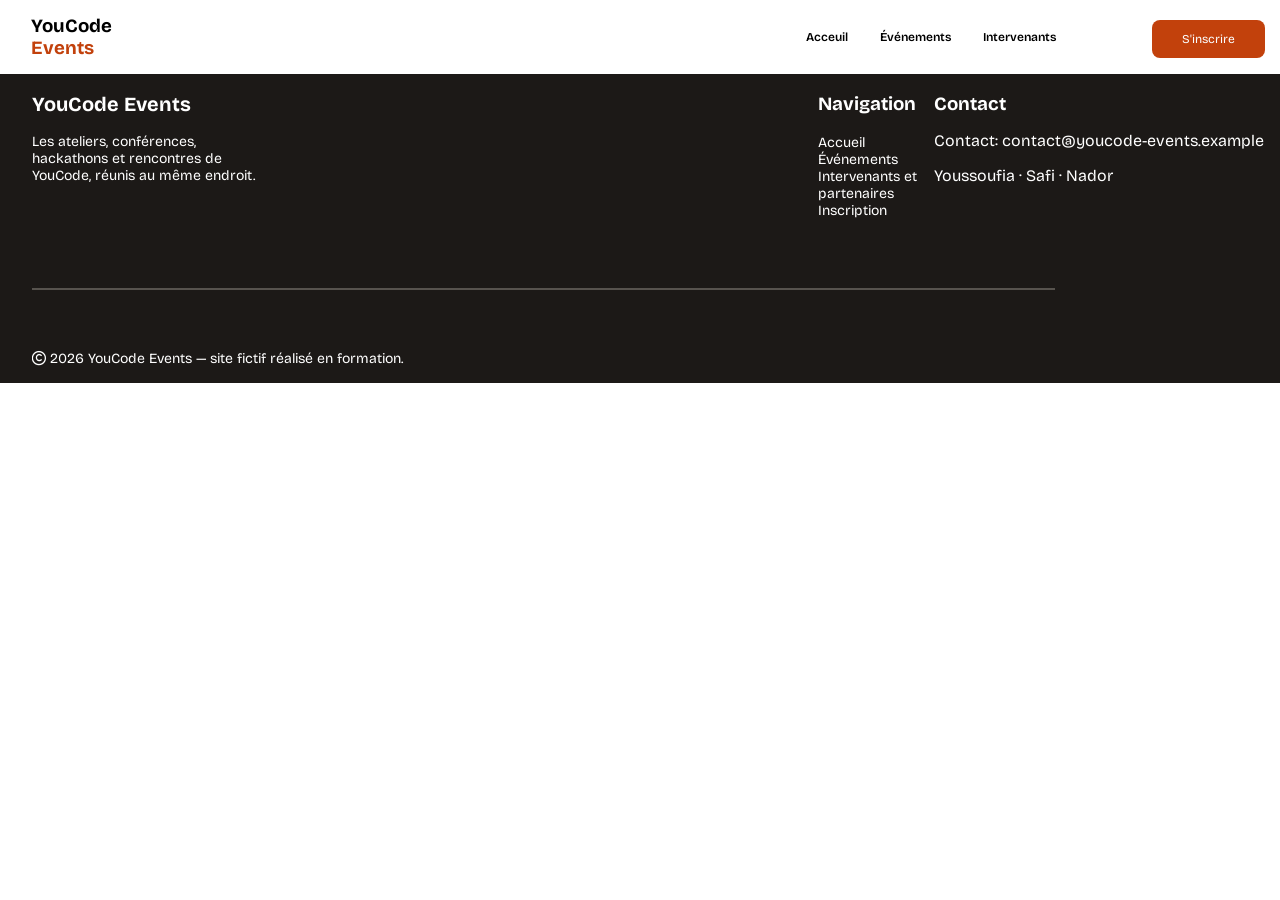
<file: docs/inscrire.html>
<!DOCTYPE html>
<html lang="en">

<head>
    <meta charset="UTF-8">
    <meta name="viewport" content="width=device-width, initial-scale=1.0">
    <link rel="stylesheet" href="https://cdnjs.cloudflare.com/ajax/libs/font-awesome/6.5.2/css/all.min.css">
    <link rel="stylesheet" href="/css/style.css">
    <link rel="stylesheet" href="/css/responsive.css">
    <title>Document</title>
    <link rel="preconnect" href="https://fonts.googleapis.com">
    <link rel="preconnect" href="https://fonts.gstatic.com" crossorigin>
    <link
        href="https://fonts.googleapis.com/css2?family=Bricolage+Grotesque:opsz,wght@12..96,200..800&family=Inter:ital,opsz,wght@0,14..32,100..900;1,14..32,100..900&display=swap"
        rel="stylesheet">
</head>

<body>

    <header class="header-index">
        <nav>
            <div class="idnex-fonctionaliter">
                <div class="menu_desk">
                    <div>
                        <h3 class="logo">YouCode <span class="logo-droit-haut"> Events</span></h3>
                    </div>

                    <div class="fonctionaliter">

                        <a href="index.html" class="first">Acceuil</a>
                        <a href="events.html">Événements</a>
                        <a href="Intervenants.html">Intervenants</a>
                        <div class="btn-header">
                            <a href="inscrire.html">S'inscrire</a>
                        </div>
                    </div>
                </div>
                <div class="mobile_menu">

                    <h3 class="logo">YouCode <span class="logo-droit-haut"> Events</span></h3>

                    <details>
                        <summary><i class="fa-solid fa-bars nav_icon"></i></summary>
                        <div class="fonctionaliter_mobile">
                            <h3 class="logo_nav">YouCode <span class="logo-droit-haut"> Events</span></h3>

                            <a class="first">Acceuil</a>
                            <a href="events.html">Événements</a>
                            <a href="Intervenants.html">Intervenants</a>
                            <div class="btn-header">
                                <a href="inscrire.html">S'inscrire</a>
                            </div>
                        </div>
                    </details>
                </div>
            </div>

        </nav>
    </header>
    <footer>
        <div class="container">
            <div class="text">
                <h2>YouCode Events</h2>
                <p>Les ateliers, conférences,<br> hackathons et rencontres de<br> YouCode, réunis au même endroit.</p>
            </div>
            <div class="box2">
                <div class="navig">
                    <br>
                    <h3>Navigation</h3>
                    <br>
                    <nav class="nav_footer">
                        <a href="index.html">Accueil</a>
                        <a href="events.html">Événements</a>
                        <a href="Intervenants.html">Intervenants et partenaires</a>
                        <a href="inscrire.html">Inscription</a>
                    </nav>
                </div>
                <div class="contact">
                    <br>
                    <h3>Contact</h3>
                    <p>Contact: <a href="mailto:contact@youcode.com">contact@youcode-events.example</a></p>
                    <p>Youssoufia · Safi · Nador</p>
                </div>
            </div>

            <p class="line"></p>
            <br>
            <p class="copy"><i class="fa-regular fa-copyright"></i> 2026 YouCode Events — site fictif réalisé en
                formation.</p>
        </div>
    </footer>
</body>

</html>
</file>
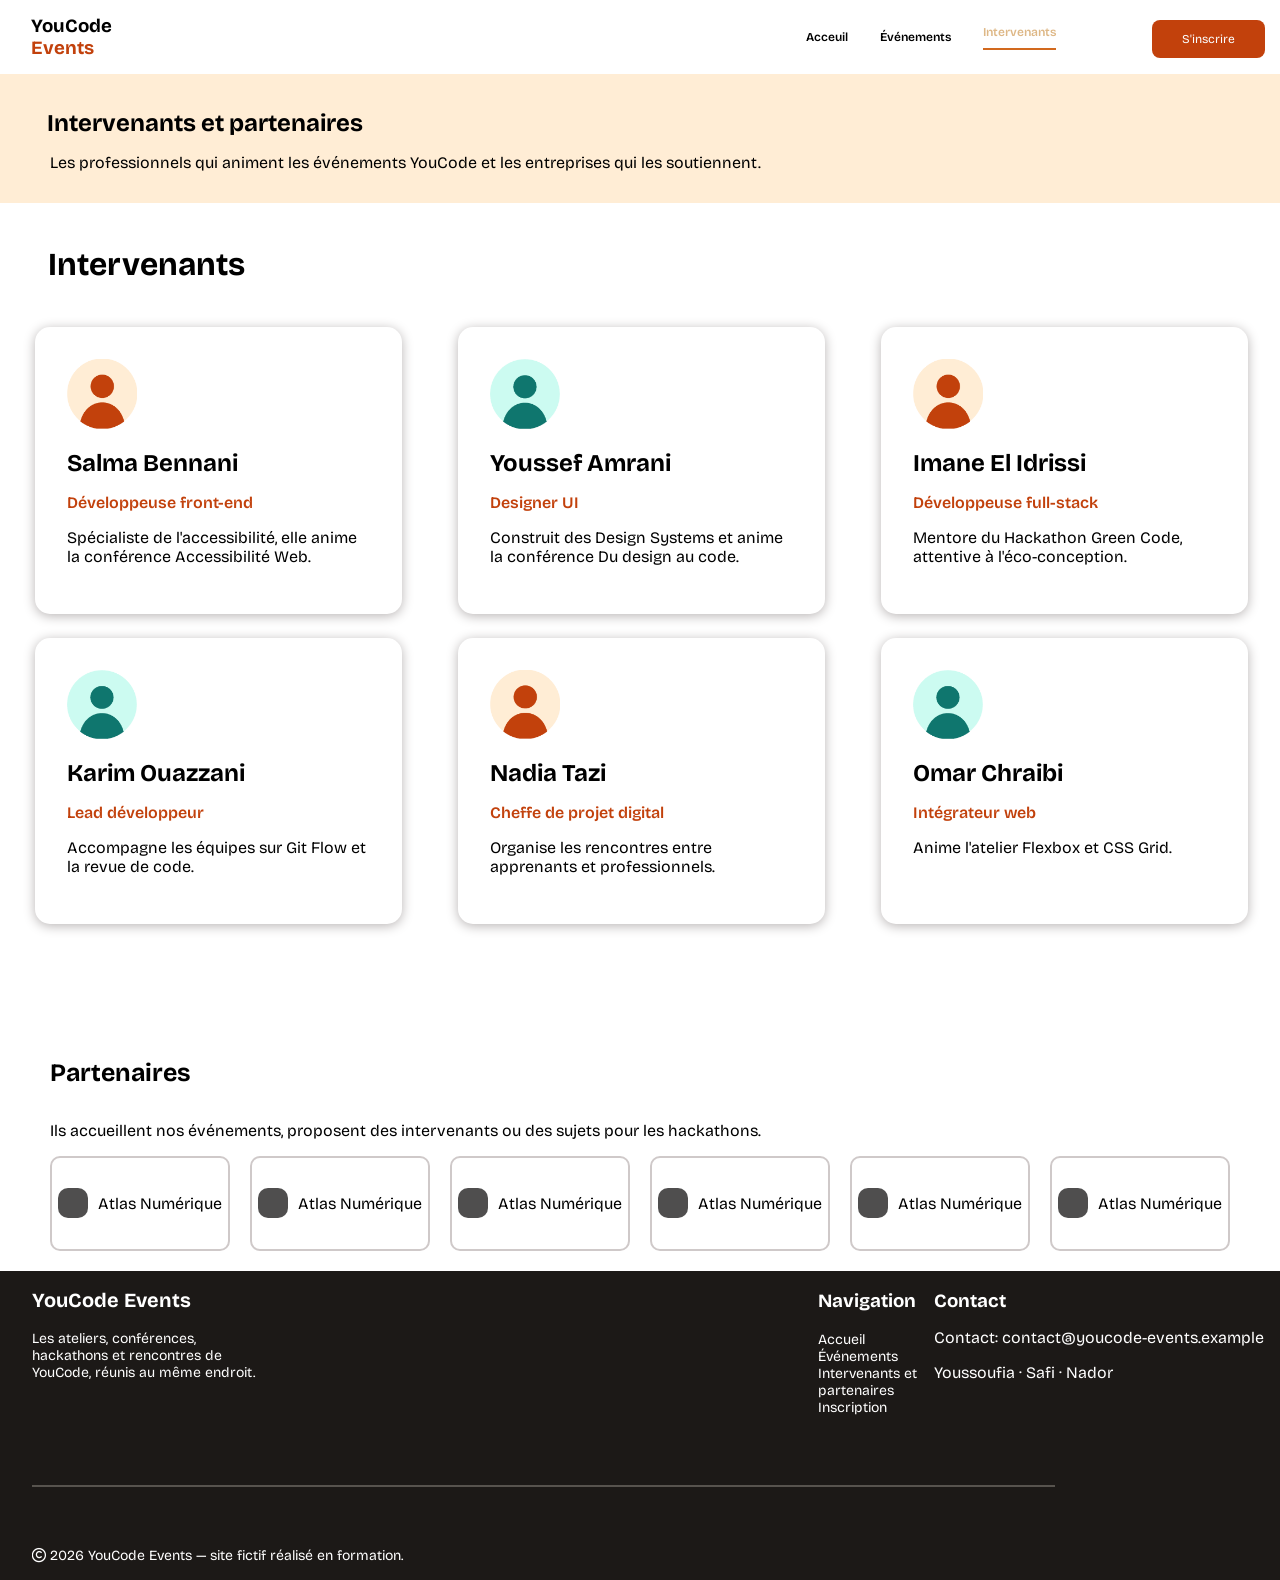
<file: docs/Intervenants.html>
<!DOCTYPE html>
<html lang="en">

<head>
    <meta charset="UTF-8">
    <meta name="viewport" content="width=device-width, initial-scale=1.0">
    <link rel="stylesheet" href="https://cdnjs.cloudflare.com/ajax/libs/font-awesome/6.5.2/css/all.min.css">
    <link rel="stylesheet" href="/css/style.css">
    <link rel="stylesheet" href="/css/responsive.css">
    <title>Document</title>
    <link rel="preconnect" href="https://fonts.googleapis.com">
    <link rel="preconnect" href="https://fonts.gstatic.com" crossorigin>
    <link
        href="https://fonts.googleapis.com/css2?family=Bricolage+Grotesque:opsz,wght@12..96,200..800&family=Inter:ital,opsz,wght@0,14..32,100..900;1,14..32,100..900&display=swap"
        rel="stylesheet">
</head>

<body>

    <header class="header-index">
        <nav>
            <div class="idnex-fonctionaliter">
                <div class="menu_desk">
                    <div>
                        <h3 class="logo">YouCode <span class="logo-droit-haut"> Events</span></h3>
                    </div>

                    <div class="fonctionaliter">

                        <a href="index.html" class="first">Acceuil</a>
                        <a href="events.html">Événements</a>
                        <a style="color: burlywood; border-bottom:2px solid chocolate ;padding-bottom: 9px;"
                            href="Intervenants.html">Intervenants</a>
                        <div class="btn-header">
                            <a href="inscrire.html">S'inscrire</a>
                        </div>
                    </div>
                </div>
                <div class="mobile_menu">

                    <h3 class="logo">YouCode <span class="logo-droit-haut"> Events</span></h3>

                    <details>
                        <summary><i class="fa-solid fa-bars nav_icon"></i></summary>
                        <div class="fonctionaliter_mobile">
                            <h3 class="logo_nav">YouCode <span class="logo-droit-haut"> Events</span></h3>

                            <a href="index.html" class="first">Acceuil</a>
                            <a style="color: burlywood  !important; border-bottom :2px solid chocolate  !important;padding-bottom: 9px;"
                                href="events.html">Événements</a>
                            <a href="Intervenants.html">Intervenants</a>
                            <div class="btn-header">
                                <a href="inscrire.html">S'inscrire</a>
                            </div>
                        </div>
                    </details>
                </div>
            </div>
        </nav>
    </header>
    <main>
        <section>
            <div>
                <div class="intervenants">
                    <h1>Intervenants et partenaires</h1>
                    <p>Les professionnels qui animent les événements YouCode et les entreprises qui les soutiennent.</p>
                </div>
            </div>
        </section>
        <section>
            <div class="generale-intervenants">
                <h4>Intervenants</h4>
                <div class="touts-articls-intervents">
                    <div class="intervents-interieur">

                        <img src="/assets\bnadm.red.png">

                        <div class="text-intervants">
                            <h3>Salma Bennani</h3>
                            <p class="son-metier">Développeuse front-end</p>
                            <p>Spécialiste de l'accessibilité, elle anime la conférence Accessibilité Web.</p>
                        </div>
                    </div>
                    <div class="intervents-interieur">

                        <img src="/assets/bnadm.bleu.png">

                        <div class="text-intervants">
                            <h3>Youssef Amrani</h3>
                            <p class="son-metier"> Designer UI</p>
                            <p> Construit des Design Systems et anime la conférence Du design au code.</p>
                        </div>
                    </div>
                    <div class="intervents-interieur">

                        <img src="/assets/bnadm.red.png">

                        <div class="text-intervants">
                            <h3>Imane El Idrissi</h3>
                            <p class="son-metier">Développeuse full-stack</p>
                            <p>Mentore du Hackathon Green Code, attentive à l'éco-conception.</p>
                        </div>
                    </div>
                    <div class="intervents-interieur">

                        <img src="/assets/bnadm.bleu.png">

                        <div class="text-intervants">
                            <h3>Karim Ouazzani</h3>
                            <p class="son-metier">Lead développeur</p>
                            <p>Accompagne les équipes sur Git Flow et la revue de code.</p>
                        </div>
                    </div>
                    <div class="intervents-interieur">

                        <img src="/assets\bnadm.red.png">

                        <div class="text-intervants">
                            <h3>Nadia Tazi</h3>
                            <p class="son-metier">Cheffe de projet digital</p>
                            <p>Organise les rencontres entre apprenants et professionnels.</p>
                        </div>
                    </div>
                    <div class="intervents-interieur">

                        <img src="/assets/bnadm.bleu.png">

                        <div class="text-intervants">
                            <h3>Omar Chraibi</h3>
                            <p class="son-metier">Intégrateur web</p>
                            <p>Anime l'atelier Flexbox et CSS Grid.</p>
                        </div>
                    </div>

                </div>
        </section>
        <section>
            <div class="partenaires">
                <div class="Partenaires-location">
                    <h4>Partenaires</h4>
                    <p>Ils accueillent nos événements, proposent des intervenants ou des sujets pour les hackathons.</p>

                </div>
                <div class="location">
                    <div class="location-button">
                        <div class="carre-grid"></div>
                        <p>Atlas Numérique</p>
                    </div>
                    <div class="location-button">
                        <div class="carre-grid"></div>
                        <p>Atlas Numérique</p>
                    </div>
                    <div class="location-button">
                        <div class="carre-grid"></div>
                        <p>Atlas Numérique</p>
                    </div>
                    <div class="location-button">
                        <div class="carre-grid"></div>
                        <p>Atlas Numérique</p>
                    </div>
                    <div class="location-button">
                        <div class="carre-grid"></div>
                        <p>Atlas Numérique</p>
                    </div>
                    <div class="location-button">
                        <div class="carre-grid"></div>
                        <p>Atlas Numérique</p>
                    </div>


                </div>
            </div>

        </section>

    </main>
    <footer>
        <div class="container">
            <div class="text">
                <h2>YouCode Events</h2>
                <p>Les ateliers, conférences,<br> hackathons et rencontres de<br> YouCode, réunis au même endroit.</p>
            </div>
            <div class="box2">
                <div class="navig">
                    <br>
                    <h3>Navigation</h3>
                    <br>
                    <nav class="nav_footer">
                        <a href="index.html">Accueil</a>
                        <a href="events.html">Événements</a>
                        <a href="Intervenants.html">Intervenants et partenaires</a>
                        <a href="inscrire.html">Inscription</a>
                    </nav>
                </div>
                <div class="contact">
                    <br>
                    <h3>Contact</h3>
                    <p>Contact: <a href="mailto:contact@youcode.com">contact@youcode-events.example</a></p>
                    <p>Youssoufia · Safi · Nador</p>
                </div>
            </div>

            <p class="line"></p>
            <br>
            <p class="copy"><i class="fa-regular fa-copyright"></i> 2026 YouCode Events — site fictif réalisé en
                formation.</p>
        </div>
    </footer>
</body>

</html>
</file>
<file: css/style.css>
:root {
  --primary: rgba(255, 237, 213, 1);
  --primary-dark: rgba(15, 118, 110, 1);
  --primary-light: rgba(194, 65, 12, 1);

  --secondary: rgba(204, 251, 241, 1);
}

/* footer */
footer {
  background-color: rgba(28, 25, 23, 1);
  color: white;
  display: flex;
  align-items: center;
}

.container {
  display: flex;
  justify-content: space-between;
  flex-wrap: wrap;
  gap: 3rem;
  margin-left: 2rem;
  overflow: hidden;
}

.navig {
  display: flex;
  flex-direction: column;
  justify-content: space-between;
  flex-wrap: wrap;
  padding-left: 0rem;
}

.nav_footer {
  display: flex;
  flex-direction: column;
  justify-content: space-between;
  flex: 1;
}

.nav_footer a {
  width: 100%;
  padding-right: 20px;
  text-decoration: none;
  color: white;
  font-size: 14px;
  font-weight: 400;
}

.nav_footer a:last-child {
  margin-bottom: 5px;
}

footer h2 {
  font-size: 20px;
  line-height: 26px;
}

.text p {
  font-size: 14px;
  font-weight: 400;
}

.logo {
  margin-left: 1rem;
}

.logo {
  margin-left: 1rem;
}

.box2 {
  width: auto;
  max-width: 70%;
  min-width: 30%;
  display: flex;
  justify-content: flex-start;
  gap: 1rem;
  flex-wrap: wrap;
}

.text {
  margin-top: 0rem;
  margin-left: 0rem;
  padding-bottom: 0rem;
}

.line {
  margin-left: 0rem;
  display: block;
  width: 83%;
  border-bottom: 2px solid rgba(87, 83, 78, 1);
}

.copy {
  margin-left: 0rem;
  margin-top: -5px;
  font-size: 14px;
  font-weight: 400;
  line-height: 20px;
}


.contact a {
  text-decoration: none;
  color: white;

}

body {
  font-family: "Bricolage Grotesque", sans-serif;
  margin: 0;
  padding: 0;
}

.header-index {
  background-color: white;
  padding: 15px;
}

.logo {
  width: 147.5px;
}

.menu_desk {
  display: flex;
  justify-content: space-between;
  align-items: center;
  gap: 5rem;
}

h3 {
  margin: 0px;
}

.logo-droit-haut {
  color: var(--primary-light)
}

.fonctionaliter {
  display: flex;
  align-items: center;
  gap: 2rem;

}

.fonctionaliter a {
  color: black;
  font-weight: 600;
  font-size: 12px;
  text-decoration: none;

}

.btn-header a {
  background-color: var(--primary-light);
  color: rgb(252, 254, 255);
  padding: 12px 30px;
  border-radius: 8px;
  border: none;
  font-weight: 400;
}

.logo_nav{
    display: none;
}

/*section events*/
.headline {
    background-color: var(--primary);
    display: flex;
    flex-direction: column;
    justify-content: center;
    
   
}
h1 {
    margin-left: 2rem;
    padding-bottom: 0;
    margin-bottom: 0;
}
.headline p{
    margin-left: 2rem;
    padding-bottom: 1rem;
    
}

.title {
    margin-top: 3rem;
    margin-left: 2rem;
}

.contain{
    display: grid;
    grid-template-columns: 1fr;
    gap: 1.5rem;
    max-width: calc(100% - 2rem);
    padding-bottom: 5rem;
}

.card{
    margin-left: 2rem;
    max-width: calc(100% - 2rem);
    border-radius: 15px;
    box-shadow: 0 2px 12px  rgb(184, 180, 180);
    
}
.info{
    margin-left: 1rem;
    padding-bottom: 1.5rem;
    
}
.info h3{
    margin-bottom: 2rem;
}
.card img{
    width: 100%;
    border-radius: 10px 10px 0px 0px;
}

.pointer{
    text-decoration: none;
    color: var(--primary-light);
    
}

.badge{
    background-color: var(--primary);
    color: var(--primary-light);
    width: fit-content;
    border-radius: 14px;
    text-align: center;
    padding: 5px 0px;
}

.even {
    background-color: var(--secondary);
    color: var(--primary-dark);
    
}

.logo_nav {
  display: none;
}

/*section*/
.titre {
  display: grid;
  grid-template-columns: 1fr;
  background-color: var(--primary);
  gap: 3rem;
  padding: 40px 0;
  overflow: hidden;
}

.titre-texet {
  padding-bottom: 15px;
  width: fit-content;
}

.botun-1 {
  background-color: var(--primary-light);
  padding: 15px 25px;
  border: none;
  border-radius: 8px;
  color: aliceblue;
}

.botun-2 {
  background-color: rgb(255, 255, 255);
  color: var(--primary-light);
  padding: 15px 25px;
  border: 2px solid var(--primary-light);
  border-radius: 8px;
}

.tout-botton {
  display: flex;
  flex-wrap: nowrap;
  gap: 20px;
  margin-left: 2rem;
}

.pic_container{
    margin-right: 30px;
    width: auto;
    display: flex;
    justify-content: center;
    align-items: center; 
    margin-left: 2rem;
    background-color: white;
    border-radius: 12px;
}

.ajounda {
  width: 75%;
  height: 65%;
  border-radius: 9px;
  padding: 1.5rem 0;
}

.prochains-evenment {
  display: flex;
  justify-content: space-between;
  align-items: center;
  flex-wrap: wrap;
  padding: 0 2rem 1rem 2rem;
}

.index-h2{
    padding: 0;
}

.articls {
  display: flex;
  justify-content: center;
  gap: 2%;
  flex-wrap: wrap;
  padding: 0 2rem 3rem 2rem;
}

.articls-evenment {
  background-color: rgb(254, 255, 255);
  border-radius: 15px;
  border: 2px solid rgb(102, 99, 99);
  margin-bottom: 12px;

}

.articls-evenment img {
  border-radius: 15px;
}

.text-articls {
  margin-left: 30px;
}

.text-articls a {
  text-decoration: none;
  color: var(--primary-light);
  font-weight: bold;

}

.bgr-atelier {
  background-color: var(--primary-light);
  color: #FFFFFFFF;
  width: 60px;
  padding: 5px;
  border-radius: 12px;
  text-align: center;
}

/* statistique*/
.oran{
      background-color: var(--primary-light);

}
.statistique {
  display: grid;
  margin: 0 2rem 0 2rem;
  grid-template-columns: 1fr 1fr 1fr 1fr;
  gap: 1rem;
  background-color: var(--primary-light);
}

.statistique-N h3 {
  font-size: 35px;
  color: #FFFFFFFF;
}

.statistique-N p {
  font-size: 13px;
  color: #FFFFFFFF;
}

.icone {
  display: flex;
  text-align: center;
  justify-content: center;
  align-items: center;
  font-size: x-large;
  background-color: var(--primary);
  width: 53px;
  height: 53px;
  border-radius: 50%;
  margin-left: 15px;
}

.texet-sous-icone {
  margin-left: 15px;
}

.texet-category h3 {
  padding-top: 15px;
  margin-left: 2rem;
  font-weight: bold;
  font-size: 25px;
}

.category {
  padding: 10px;
  height: 170px;
  width: 250px;
  margin-bottom: 12px;
  background-color: rgb(248, 250, 251);
  border: 2px solid rgb(169, 170, 171);
  padding-bottom: 10px;
  border-radius: 15px;


}

.tout-category {
  display: flex;
  justify-content: space-between;
  flex-wrap: wrap;
  margin:0 2rem 1rem 2rem;
  padding: 0px;
}

/*intervenants*/
.intervenants {
  background-color: var(--primary);
  padding: 15px;
}

.intervenants p {
  margin-left: 35px;
}

.generale-intervenants h4 {
  font-size: xx-large;
  margin-left: 3rem;
  width: fit-content;
}

.touts-articls-intervents {
  display: grid;
  margin-left: 35px;
  grid-template-columns: 1fr 1fr 1fr;
  gap: 1.5rem;
  max-width: calc(100% - 2rem);
  padding-bottom: 5rem;
}

.intervents-interieur {
  box-sizing: border-box;
  padding: 2em;
  max-width: calc(100% - 2rem);
  border-radius: 15px;
  box-shadow: 0 2px 12px rgb(184, 180, 180);
}

.intervents-interieur img {
  border-radius: 8px;
  width: 23%;
}

.text-intervants {
  margin-top: 1em;
}

.son-metier {
  font-weight: 600;
  color: var(--primary-light);
}

.text-intervants h3 {
  font-size: x-large;
  font-weight: bold;
}

.Partenaires-location h4 {

  font-size: 25px;
}

.location {
  display: grid;
  grid-template-columns: repeat(6, 1fr);
  gap: 20px;
}
.carre-grid {
  height: 30px;
  width: 30px;
  background-color: rgb(79, 78, 78);
  border-radius: 10px;
}

.location-button {
  display: flex;
  justify-content: center;
  align-items: center;
  border: 2px solid rgb(207, 201, 201);
  border-radius: 10px;
  padding: 20px 5px 20px 5px;
  gap: 10px;
}

.partenaires {
padding: 20px 50px;}
.even + h3{
    margin-bottom: 1rem;
}

.prochains-evenment {
    display: flex;
    justify-content: space-between;
    flex-wrap: wrap;
}

.link{
    text-decoration: none;
    color: var(--primary-light);
}
.titre-texet p{
    margin-left: 2rem;
}

.card{
    margin-bottom: 2rem;
}

.section-1{
    margin-right: 2rem;
}
</file>
<file: css/responsive.css>
@media (max-width:768px) {
    .mobile_menu {
        display: block;
        width: 147.5px;
    }

    nav {
        width: 147.5px;
    }

    .header-index {
        width: 147.5px;
    }

    .idnex-fonctionaliter,
    header {
        position: relative;
    }

    summary {
        position: fixed;
        z-index: 1001;
        list-style: none;
        top: 1rem;
        right: 1rem;
    }

    details {
        display: flex;
        flex-direction: column;
        justify-content: space-between;
    }

    .fonctionaliter_mobile a {
        color: black;
        font-weight: 600;
        font-size: 12px;
        text-decoration: none;
        width: 4rem;
        margin-right: 2rem;

    }

    .fonctionaliter_mobile {
        display: flex;
        flex-direction: column;
        justify-content: start;
        align-items: start;
        gap: 2rem;
        position: fixed;
        height: 100vh;
        width: 100%;
        background-color: white;
        z-index: 1000;
        top: 0px;
        left: 0;

    }

    .logo_nav {
        display: block;
        padding: 1rem 0 0 1rem;
    }

    .fonctionaliter_mobile a {
        margin-left: 1rem;
    }

    .fonctionaliter_mobile a:first-child {
        margin-top: 4rem;
    }

    .fonctionaliter_mobile a:last-child {
        margin-top: 50vh;
    }


    .menu_desk {
        display: none;
    }

    .container {
        gap: 0px;
    }

    .headline p {
        max-width: 300px;
    }
    .tout-botton {
        display: grid;
        margin-right: 2rem;
        grid-template-columns: 1fr ;
        gap: 20px;
        margin-left: 2rem;
    }
    

    .touts-articls-intervents {
        grid-template-columns: 300px;

    }

    .touts-articls-intervents {
        grid-template-columns: 1fr;
    }
    .location {
 
  grid-template-columns: repeat(2, 1fr);
    }

}

@media (min-width:768px) {
    details {
        display: none;
    }

    .mobile_menu {
        display: none;
    }

    .menu_desk {
        display: block;
        display: flex;
        justify-content: space-between;
    }

    .navig h3 {
        width: 100px;
    }

    .navig {
        width: 100px;
    }

    .fonctionaliter :first-child {
        margin-left: 4rem;
    }

    .contain,.section-1{
            display: grid;
            grid-template-columns: 1fr 1fr  1fr;}
    .articls {
        grid-template-columns: 1fr 1fr 1fr;
    }
    .titre {
  display: grid;
  grid-template-columns: 1fr 1000px; }
}

@media (min-width:768px) and (max-width: 1024px){
    .contain,.section-1{
            grid-template-columns: 1fr 1fr  !important;
    }

    .headline {
        width: 100%;
    }

    .btn-header a {
        margin-left: 0rem !important;
    }

    .touts-articls-intervents {
        grid-template-columns: 1fr 1fr !important;
    }

    .touts-articls-intervents {
        grid-template-columns: 1fr 1fr;

    }
    .location {
 
  grid-template-columns: repeat(3, 1fr);
    }
    .titre {
  display: grid;
  grid-template-columns: 1fr ; }
}
</file>
